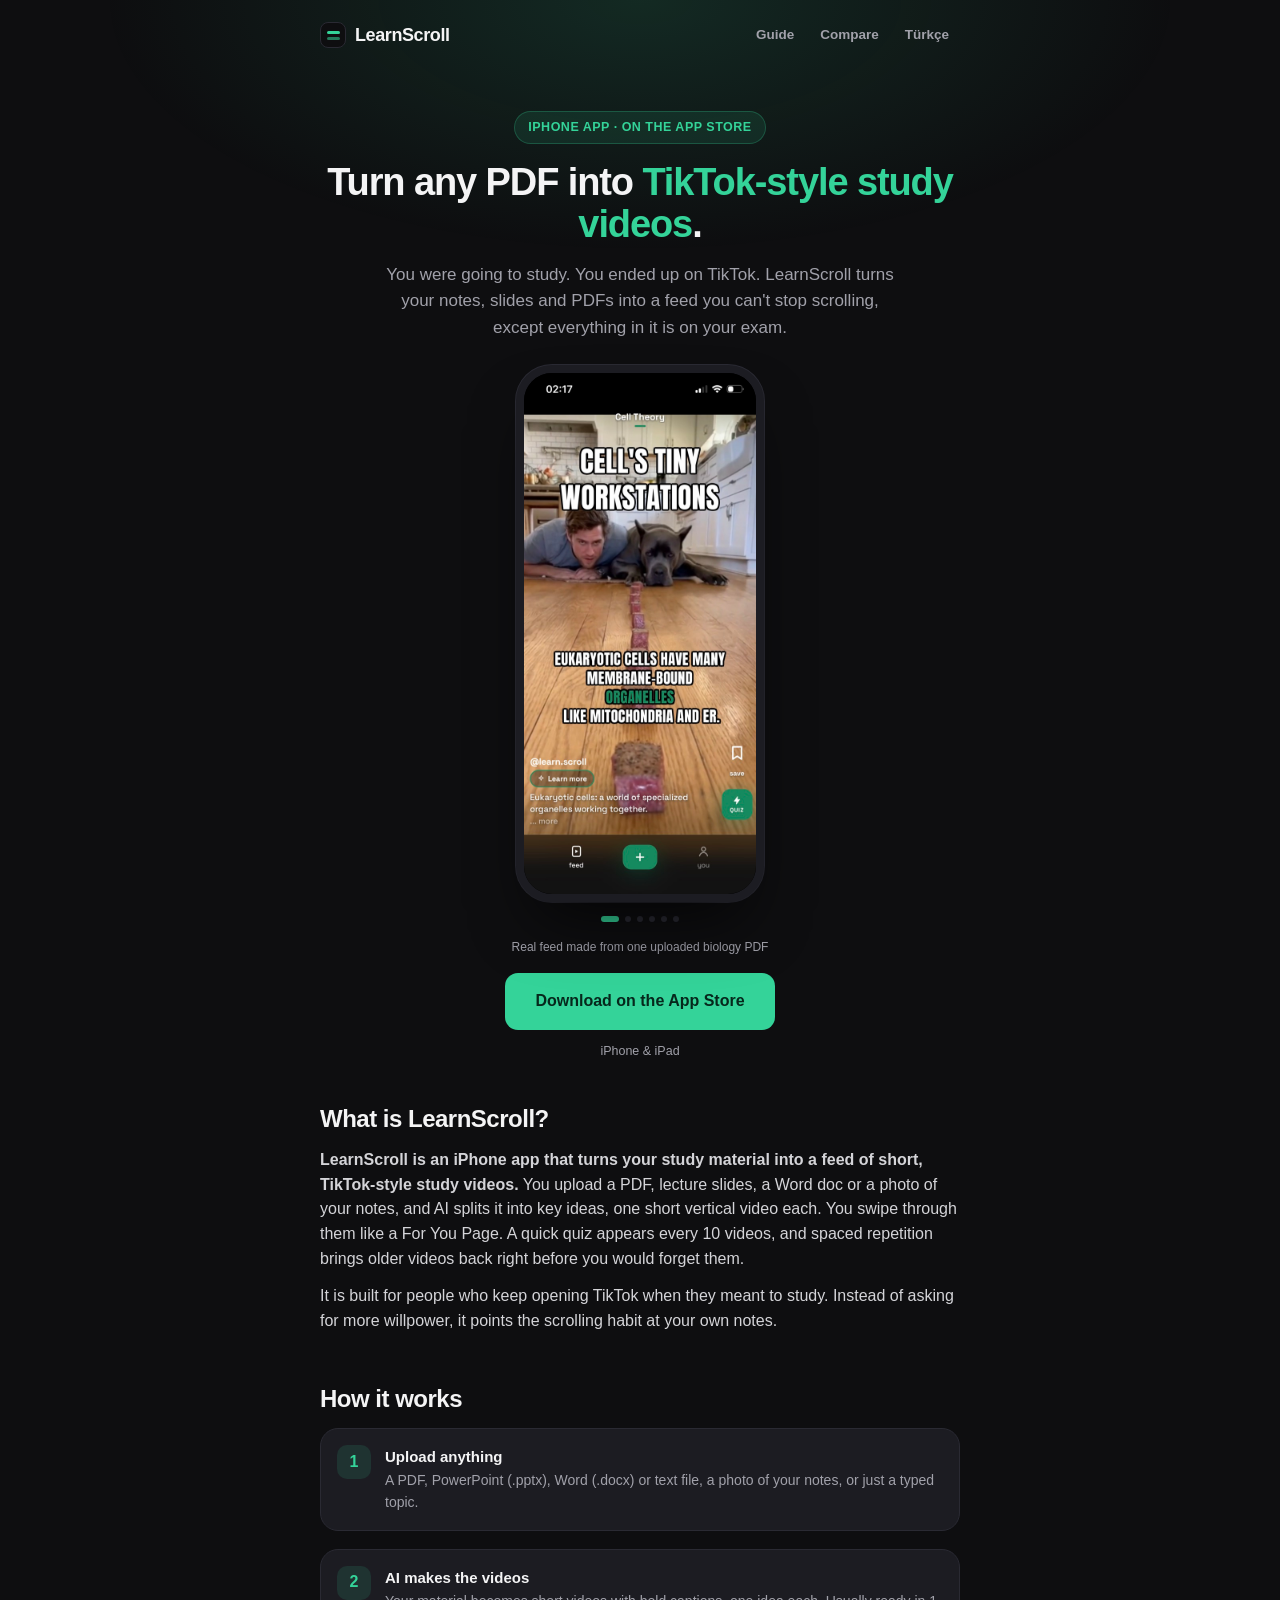
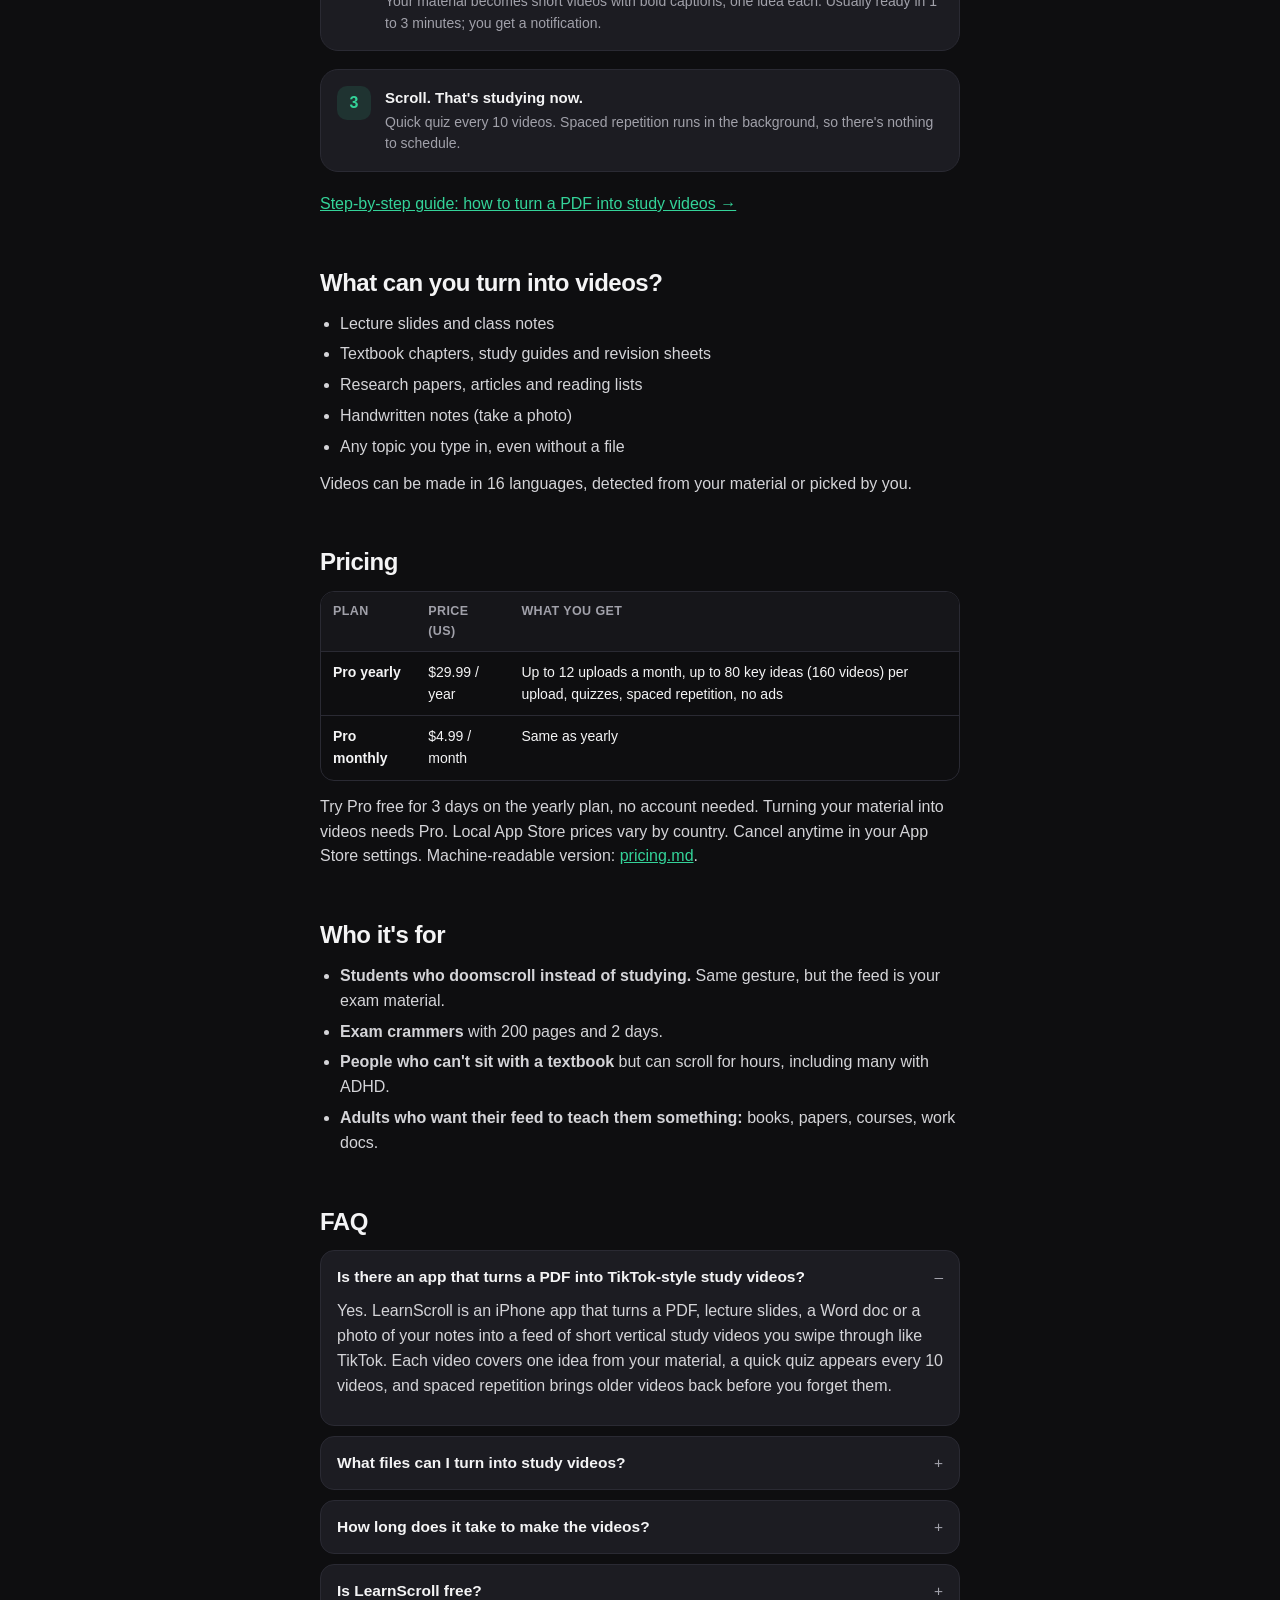
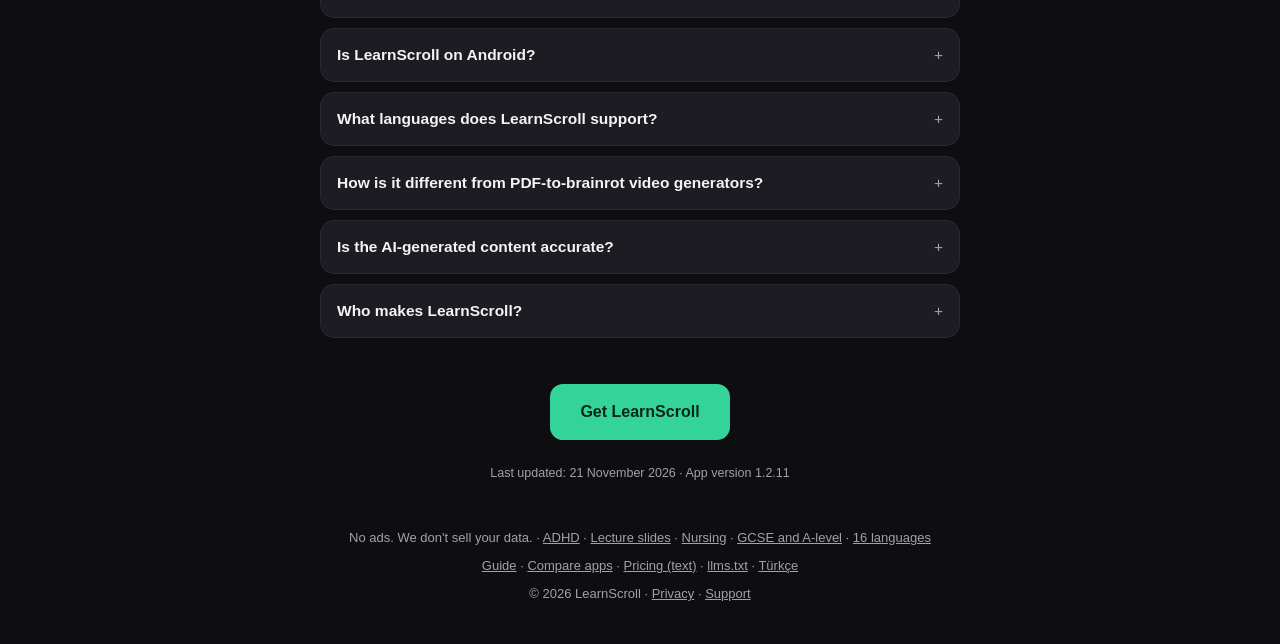
<file: index.html>
<!DOCTYPE html>
<html lang="en">
<head>
<meta charset="UTF-8" />
<meta name="viewport" content="width=device-width, initial-scale=1.0" />
<title>LearnScroll: Turn any PDF into TikTok-style study videos</title>
<meta name="description" content="LearnScroll is an iPhone app that turns PDFs, lecture slides, Word docs and photos of your notes into a feed of short TikTok-style study videos, with quick quizzes and spaced repetition." />
<link rel="canonical" href="https://learnscroll.app/" />
<link rel="alternate" hreflang="en" href="https://learnscroll.app/" />
<link rel="alternate" hreflang="tr" href="https://learnscroll.app/tr/" />
<link rel="alternate" hreflang="x-default" href="https://learnscroll.app/" />
<link rel="alternate" type="text/markdown" href="https://learnscroll.app/llms-full.txt" title="LearnScroll for AI assistants" />
<meta name="apple-itunes-app" content="app-id=6774384463" />
<meta property="og:site_name" content="LearnScroll" />
<meta property="og:title" content="LearnScroll: Turn any PDF into TikTok-style study videos" />
<meta property="og:description" content="Upload a PDF, slides or a photo of your notes. LearnScroll turns it into a feed of short study videos you swipe like TikTok, with quizzes and spaced repetition." />
<meta property="og:type" content="website" />
<meta property="og:url" content="https://learnscroll.app/" />
<meta property="og:image" content="https://learnscroll.app/shots/shot1.jpg" />
<meta name="twitter:card" content="summary_large_image" />
<link rel="icon" href="data:image/svg+xml,<svg xmlns='http://www.w3.org/2000/svg' viewBox='0 0 100 100'><rect width='100' height='100' rx='22' fill='%230E0E10'/><rect x='24' y='30' width='52' height='14' rx='5' fill='%2334D399'/><rect x='24' y='52' width='52' height='14' rx='5' fill='%2334D399' opacity='0.55'/></svg>" />
<link rel="stylesheet" href="/assets/site.css" />
<script type="application/ld+json">
{
  "@context": "https://schema.org",
  "@graph": [
    {
      "@type": "Organization",
      "@id": "https://learnscroll.app/#org",
      "name": "LearnScroll",
      "url": "https://learnscroll.app/",
      "founder": { "@type": "Person", "name": "Can Dizdar" },
      "sameAs": [
        "https://apps.apple.com/us/app/learnscroll-study-shorts/id6774384463"
      ]
    },
    {
      "@type": "WebSite",
      "@id": "https://learnscroll.app/#website",
      "url": "https://learnscroll.app/",
      "name": "LearnScroll",
      "inLanguage": ["en", "tr", "es", "de", "fr", "pt", "it", "nl", "pl", "ro", "hu", "cs", "sv", "az", "id", "vi"],
      "publisher": { "@id": "https://learnscroll.app/#org" }
    },
    {
      "@type": "MobileApplication",
      "@id": "https://learnscroll.app/#app",
      "name": "LearnScroll: Study Shorts",
      "alternateName": "LearnScroll",
      "description": "An iPhone app that turns PDFs, lecture slides, Word documents, text files, photos of notes or a typed topic into a feed of short TikTok-style study videos, with quizzes every 10 videos and spaced repetition.",
      "operatingSystem": "iOS 16.4 or later",
      "applicationCategory": "EducationalApplication",
      "applicationSubCategory": "Study tools",
      "inLanguage": ["en", "tr", "es", "de", "fr", "pt", "it", "nl", "pl", "ro", "hu", "cs", "sv", "az", "id", "vi"],
      "url": "https://learnscroll.app/",
      "downloadUrl": "https://apps.apple.com/us/app/learnscroll-study-shorts/id6774384463",
      "installUrl": "https://apps.apple.com/us/app/learnscroll-study-shorts/id6774384463",
      "screenshot": [
        "https://learnscroll.app/shots/shot1.jpg",
        "https://learnscroll.app/shots/shot3.jpg"
      ],
      "featureList": [
        "Turn PDF, PowerPoint (.pptx), Word (.docx) and text files into short study videos",
        "Turn photos of handwritten or printed notes into study videos",
        "Generate a study feed from a typed topic without a file",
        "Vertical swipe feed like TikTok or Reels",
        "Quick quiz every 10 videos",
        "Spaced repetition brings older videos back",
        "Videos in 16 languages, detected from the material or picked by you",
        "No ads"
      ],
      "offers": [
        { "@type": "Offer", "name": "LearnScroll Pro (monthly)", "price": "4.99", "priceCurrency": "USD", "category": "subscription" },
        { "@type": "Offer", "name": "LearnScroll Pro (yearly)", "price": "29.99", "priceCurrency": "USD", "category": "subscription" }
      ],
      "author": { "@type": "Person", "name": "Can Dizdar" },
      "publisher": { "@id": "https://learnscroll.app/#org" }
    },
    {
      "@type": "FAQPage",
      "@id": "https://learnscroll.app/#faq",
      "mainEntity": [
        { "@type": "Question", "name": "Is there an app that turns a PDF into TikTok-style study videos?",
          "acceptedAnswer": { "@type": "Answer", "text": "Yes. LearnScroll is an iPhone app that turns a PDF, lecture slides, a Word doc or a photo of your notes into a feed of short vertical study videos you swipe through like TikTok. Each video covers one idea from your material, a quick quiz appears every 10 videos, and spaced repetition brings older videos back before you forget them." } },
        { "@type": "Question", "name": "What files can I turn into study videos?",
          "acceptedAnswer": { "@type": "Answer", "text": "PDF, PowerPoint (.pptx), Word (.docx) and plain text files, plus photos of printed or handwritten notes from your camera or photo library. If you have no file, you can type a topic and LearnScroll builds the feed from that." } },
        { "@type": "Question", "name": "How long does it take to make the videos?",
          "acceptedAnswer": { "@type": "Answer", "text": "Usually 1 to 3 minutes. Generation runs on the server, so you can leave the app; you get a notification when the feed is ready." } },
        { "@type": "Question", "name": "Is LearnScroll free?",
          "acceptedAnswer": { "@type": "Answer", "text": "Making videos needs LearnScroll Pro: $4.99 per month or $29.99 per year in the US App Store (local prices vary). Pro includes up to 12 uploads a month and up to 80 key ideas (160 videos) per upload. There are no ads." } },
        { "@type": "Question", "name": "Is LearnScroll on Android?",
          "acceptedAnswer": { "@type": "Answer", "text": "Not yet. LearnScroll is on the App Store for iPhone (iOS 16.4 or later) and runs on iPad. Android users can join the waitlist on learnscroll.app." } },
        { "@type": "Question", "name": "What languages does LearnScroll support?",
          "acceptedAnswer": { "@type": "Answer", "text": "Videos can be made in 16 languages: English, Turkish, Spanish, German, French, Portuguese, Italian, Dutch, Polish, Romanian, Hungarian, Czech, Swedish, Azerbaijani, Indonesian and Vietnamese. By default the language is detected from your material, and you can pick it yourself before creating. The app interface is in English and Turkish." } },
        { "@type": "Question", "name": "How is LearnScroll different from PDF-to-brainrot video generators?",
          "acceptedAnswer": { "@type": "Answer", "text": "Brainrot generators usually make one long video with an AI voice reading your text over gameplay footage. LearnScroll splits your material into many short videos, one idea each, in a feed you scroll, and adds quizzes and spaced repetition so you review instead of just watching once." } },
        { "@type": "Question", "name": "Is the AI-generated content accurate?",
          "acceptedAnswer": { "@type": "Answer", "text": "Videos are written from your own material rather than from general knowledge, which keeps them close to what you will be tested on. AI can still make mistakes, so treat the feed as review and check key facts against your notes." } }
      ]
    }
  ]
}
</script>
</head>
<body>
<div class="glow"></div>
<header class="top">
  <a class="brand" href="/"><span class="logo"><span></span><span></span></span> LearnScroll</a>
  <nav class="links" aria-label="Site">
    <a href="/how-to-turn-pdf-into-study-videos/">Guide</a>
    <a href="/compare/">Compare</a>
    <a href="/tr/" hreflang="tr" lang="tr">Türkçe</a>
  </nav>
</header>

<main class="wrap">
  <div class="hero">
    <span class="eyebrow" id="eyebrow">iPhone app · on the App Store</span>
    <h1>Turn any PDF into <span class="hl">TikTok-style study videos</span>.</h1>
    <p class="sub">You were going to study. You ended up on TikTok. LearnScroll turns your notes, slides and PDFs into a feed you can't stop scrolling, except everything in it is on your exam.</p>

    <div class="phone" aria-label="LearnScroll app preview">
      <div class="notch"></div>
      <img class="shot on" id="layerA" src="shots/shot1.jpg" alt="LearnScroll feed: a short study video about cell organelles, made from an uploaded biology PDF" width="600" height="1298" />
      <img class="shot" id="layerB" src="shots/shot2.jpg" alt="" aria-hidden="true" width="600" height="1298" />
    </div>
    <div class="dots" id="dots" aria-hidden="true"></div>
    <p class="caption">Real feed made from one uploaded biology PDF</p>

    <div id="dl">
      <a class="dlbtn" href="https://apps.apple.com/app/apple-store/id6774384463?pt=128611864&amp;mt=8&amp;ct=landing">Download on the App Store</a>
      <p class="note">iPhone &amp; iPad</p>
    </div>
    <div id="wl" style="display:none">
      <form class="form" id="wlForm" onsubmit="return joinWaitlist(event)">
        <input type="email" id="email" required placeholder="you@email.com" autocomplete="email" aria-label="Email" />
        <button type="submit" id="wlBtn">Notify me on Android</button>
      </form>
      <div class="msg" id="msg"></div>
      <p class="note">On iPhone now. Android is coming; join the list and we'll email you.</p>
    </div>
  </div>

  <section class="block" id="what">
    <h2>What is LearnScroll?</h2>
    <p><strong>LearnScroll is an iPhone app that turns your study material into a feed of short, TikTok-style study videos.</strong> You upload a PDF, lecture slides, a Word doc or a photo of your notes, and AI splits it into key ideas, one short vertical video each. You swipe through them like a For You Page. A quick quiz appears every 10 videos, and spaced repetition brings older videos back right before you would forget them.</p>
    <p>It is built for people who keep opening TikTok when they meant to study. Instead of asking for more willpower, it points the scrolling habit at your own notes.</p>
  </section>

  <section class="block" id="how">
    <h2>How it works</h2>
    <ol class="steps">
      <li class="step"><div class="n">1</div><div><div class="t">Upload anything</div><div class="d">A PDF, PowerPoint (.pptx), Word (.docx) or text file, a photo of your notes, or just a typed topic.</div></div></li>
      <li class="step"><div class="n">2</div><div><div class="t">AI makes the videos</div><div class="d">Your material becomes short videos with bold captions, one idea each. Usually ready in 1 to 3 minutes; you get a notification.</div></div></li>
      <li class="step"><div class="n">3</div><div><div class="t">Scroll. That's studying now.</div><div class="d">Quick quiz every 10 videos. Spaced repetition runs in the background, so there's nothing to schedule.</div></div></li>
    </ol>
    <p style="margin-top:14px"><a href="/how-to-turn-pdf-into-study-videos/">Step-by-step guide: how to turn a PDF into study videos →</a></p>
  </section>

  <section class="block" id="uploads">
    <h2>What can you turn into videos?</h2>
    <ul>
      <li>Lecture slides and class notes</li>
      <li>Textbook chapters, study guides and revision sheets</li>
      <li>Research papers, articles and reading lists</li>
      <li>Handwritten notes (take a photo)</li>
      <li>Any topic you type in, even without a file</li>
    </ul>
    <p>Videos can be made in 16 languages, detected from your material or picked by you.</p>
  </section>

  <section class="block" id="pricing">
    <h2>Pricing</h2>
    <div class="tablewrap"><table>
      <thead><tr><th>Plan</th><th>Price (US)</th><th>What you get</th></tr></thead>
      <tbody>
        <tr><td class="us">Pro yearly</td><td>$29.99 / year</td><td>Up to 12 uploads a month, up to 80 key ideas (160 videos) per upload, quizzes, spaced repetition, no ads</td></tr>
        <tr><td class="us">Pro monthly</td><td>$4.99 / month</td><td>Same as yearly</td></tr>
      </tbody>
    </table></div>
    <p>Try Pro free for 3 days on the yearly plan, no account needed. Turning your material into videos needs Pro. Local App Store prices vary by country. Cancel anytime in your App Store settings. Machine-readable version: <a href="/pricing.md">pricing.md</a>.</p>
  </section>

  <section class="block" id="who">
    <h2>Who it's for</h2>
    <ul>
      <li><strong>Students who doomscroll instead of studying.</strong> Same gesture, but the feed is your exam material.</li>
      <li><strong>Exam crammers</strong> with 200 pages and 2 days.</li>
      <li><strong>People who can't sit with a textbook</strong> but can scroll for hours, including many with ADHD.</li>
      <li><strong>Adults who want their feed to teach them something:</strong> books, papers, courses, work docs.</li>
    </ul>
  </section>

  <section class="block" id="faq">
    <h2>FAQ</h2>
    <details open><summary>Is there an app that turns a PDF into TikTok-style study videos?</summary>
      <p>Yes. LearnScroll is an iPhone app that turns a PDF, lecture slides, a Word doc or a photo of your notes into a feed of short vertical study videos you swipe through like TikTok. Each video covers one idea from your material, a quick quiz appears every 10 videos, and spaced repetition brings older videos back before you forget them.</p></details>
    <details><summary>What files can I turn into study videos?</summary>
      <p>PDF, PowerPoint (.pptx), Word (.docx) and plain text files, plus photos of printed or handwritten notes from your camera or photo library. If you have no file, type a topic and LearnScroll builds the feed from that.</p></details>
    <details><summary>How long does it take to make the videos?</summary>
      <p>Usually 1 to 3 minutes. Generation runs on the server, so you can leave the app; you get a notification when the feed is ready.</p></details>
    <details><summary>Is LearnScroll free?</summary>
      <p>Making videos needs LearnScroll Pro: $4.99 per month or $29.99 per year in the US App Store (local prices vary). There are no ads.</p></details>
    <details><summary>Is LearnScroll on Android?</summary>
      <p>Not yet. LearnScroll is on the App Store for iPhone (iOS 16.4 or later) and runs on iPad. Android users can join the waitlist on this page.</p></details>
    <details><summary>What languages does LearnScroll support?</summary>
      <p>Videos can be made in 16 languages: English, Turkish, Spanish, German, French, Portuguese, Italian, Dutch, Polish, Romanian, Hungarian, Czech, Swedish, Azerbaijani, Indonesian and Vietnamese. By default the language is detected from your material, and you can pick it yourself before creating. The app interface is in English and Turkish.</p></details>
    <details><summary>How is it different from PDF-to-brainrot video generators?</summary>
      <p>Brainrot generators usually make one long video with an AI voice reading your text over gameplay footage. LearnScroll splits your material into many short videos, one idea each, in a feed you scroll, and adds quizzes and spaced repetition so you review instead of watching once. <a href="/compare/">See the comparison</a>.</p></details>
    <details><summary>Is the AI-generated content accurate?</summary>
      <p>Videos are written from your own material rather than general knowledge, which keeps them close to what you will be tested on. AI can still make mistakes, so treat the feed as review and check key facts against your notes.</p></details>
    <details><summary>Who makes LearnScroll?</summary>
      <p>LearnScroll is built by Can Dizdar, an independent developer. It launched on the App Store in July 2026. Questions: <a href="https://candizdar.github.io/learnscroll-legal/support.html">support page</a>.</p></details>
  </section>

  <div class="cta">
    <a class="dlbtn" href="https://apps.apple.com/app/apple-store/id6774384463?pt=128611864&amp;mt=8&amp;ct=landing">Get LearnScroll</a>
    <p class="meta">Last updated: 21 November 2026 · App version 1.2.11</p>
  </div>
</main>

<footer>
  <div>No ads. We don't sell your data. · <a href="/study-app-for-adhd/">ADHD</a> · <a href="/turn-lecture-slides-into-videos/">Lecture slides</a> · <a href="/nursing-school-study-app/">Nursing</a> · <a href="/gcse-a-level-revision-app/">GCSE and A-level</a> · <a href="/study-videos-in-your-language/">16 languages</a></div>
  <div class="row"><a href="/how-to-turn-pdf-into-study-videos/">Guide</a> · <a href="/compare/">Compare apps</a> · <a href="/pricing.md">Pricing (text)</a> · <a href="/llms.txt">llms.txt</a> · <a href="/tr/">Türkçe</a></div>
  <div class="row">© <span id="yr">2026</span> LearnScroll · <a href="https://candizdar.github.io/learnscroll-legal/privacy.html">Privacy</a> · <a href="https://candizdar.github.io/learnscroll-legal/support.html">Support</a></div>
</footer>

<script>
  // Turkish browsers land on the Turkish page, once, unless they came from within the site.
  (function(){
    try{
      var langs=(navigator.languages&&navigator.languages.length)?navigator.languages:[navigator.language||"en"];
      var tr=langs.some(function(l){return (l||"").toLowerCase().indexOf("tr")===0;});
      var internal=document.referrer&&document.referrer.indexOf(location.host)>-1;
      if(tr&&!internal&&location.search.indexOf("lang=en")<0){ location.replace("/tr/"+location.search); }
    }catch(_){}
  })();

  const SB_URL = "https://jalszurarmsrhtqzzjib.supabase.co";
  const SB_KEY = "sb_publishable_3gVavmD6rzUULMf_2IhuQQ_eGzJfJMs";
  async function joinWaitlist(e){
    e.preventDefault();
    const email=document.getElementById("email").value.trim();
    const msg=document.getElementById("msg"), btn=document.getElementById("wlBtn");
    if(!/^[^@\s]+@[^@\s]+\.[^@\s]+$/.test(email)){ msg.className="msg err"; msg.textContent="Enter a valid email."; return false; }
    btn.disabled=true; msg.className="msg"; msg.textContent="Sending…";
    try{
      const res=await fetch(SB_URL+"/rest/v1/waitlist",{method:"POST",
        headers:{"apikey":SB_KEY,"Authorization":"Bearer "+SB_KEY,"Content-Type":"application/json","Prefer":"return=minimal"},
        body:JSON.stringify({email,source:"landing",locale:"en",platform:"android",referrer:document.referrer||null})});
      if(res.ok){ msg.className="msg ok"; msg.textContent="You're on the list. Watch your inbox."; document.getElementById("wlForm").reset(); }
      else if(res.status===409){ msg.className="msg ok"; msg.textContent="You're already on the list."; }
      else { msg.className="msg err"; msg.textContent="Something broke. Try again."; }
    }catch(_){ msg.className="msg err"; msg.textContent="Something broke. Try again."; }
    btn.disabled=false; return false;
  }
  if(/Android/i.test(navigator.userAgent||"")){
    document.getElementById("dl").style.display="none";
    document.getElementById("wl").style.display="block";
    document.getElementById("eyebrow").textContent="Coming soon to Android";
  }
  document.getElementById("yr").textContent=new Date().getFullYear();

  (function(){
    const set=["shots/shot1.jpg","shots/shot2.jpg","shots/shot3.jpg","shots/shot4.jpg","shots/shot5.jpg","shots/shot6.jpg"];
    const dotsBox=document.getElementById("dots");
    let front=document.getElementById("layerA"), back=document.getElementById("layerB"), i=0;
    set.forEach((s,k)=>{ const im=new Image(); im.src=s; const d=document.createElement("i"); if(k===0)d.classList.add("on"); dotsBox.appendChild(d); });
    const dots=[...dotsBox.children];
    setInterval(()=>{
      i=(i+1)%set.length; back.src=set[i]; back.classList.add("on"); front.classList.remove("on");
      const t=front; front=back; back=t; dots.forEach((d,k)=>d.classList.toggle("on",k===i));
    },2800);
  })();
</script>
</body>
</html>
</file>
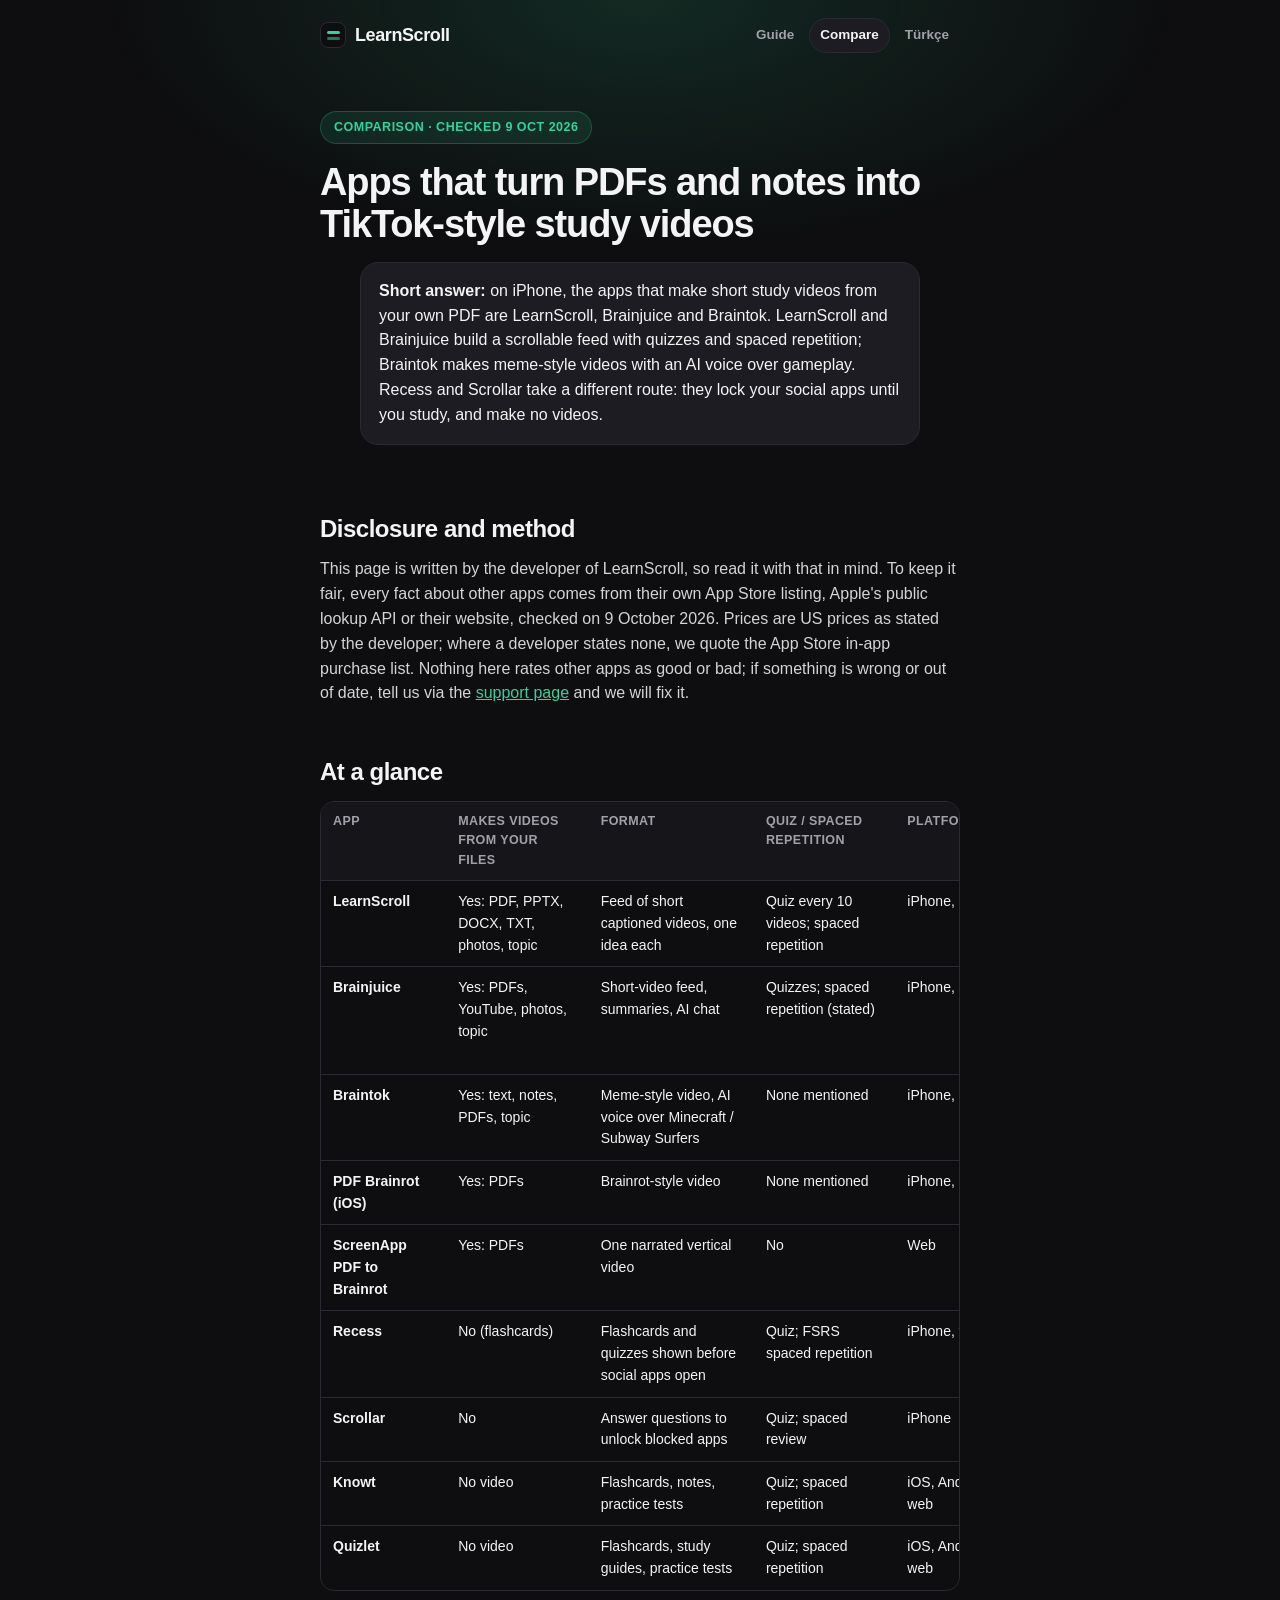
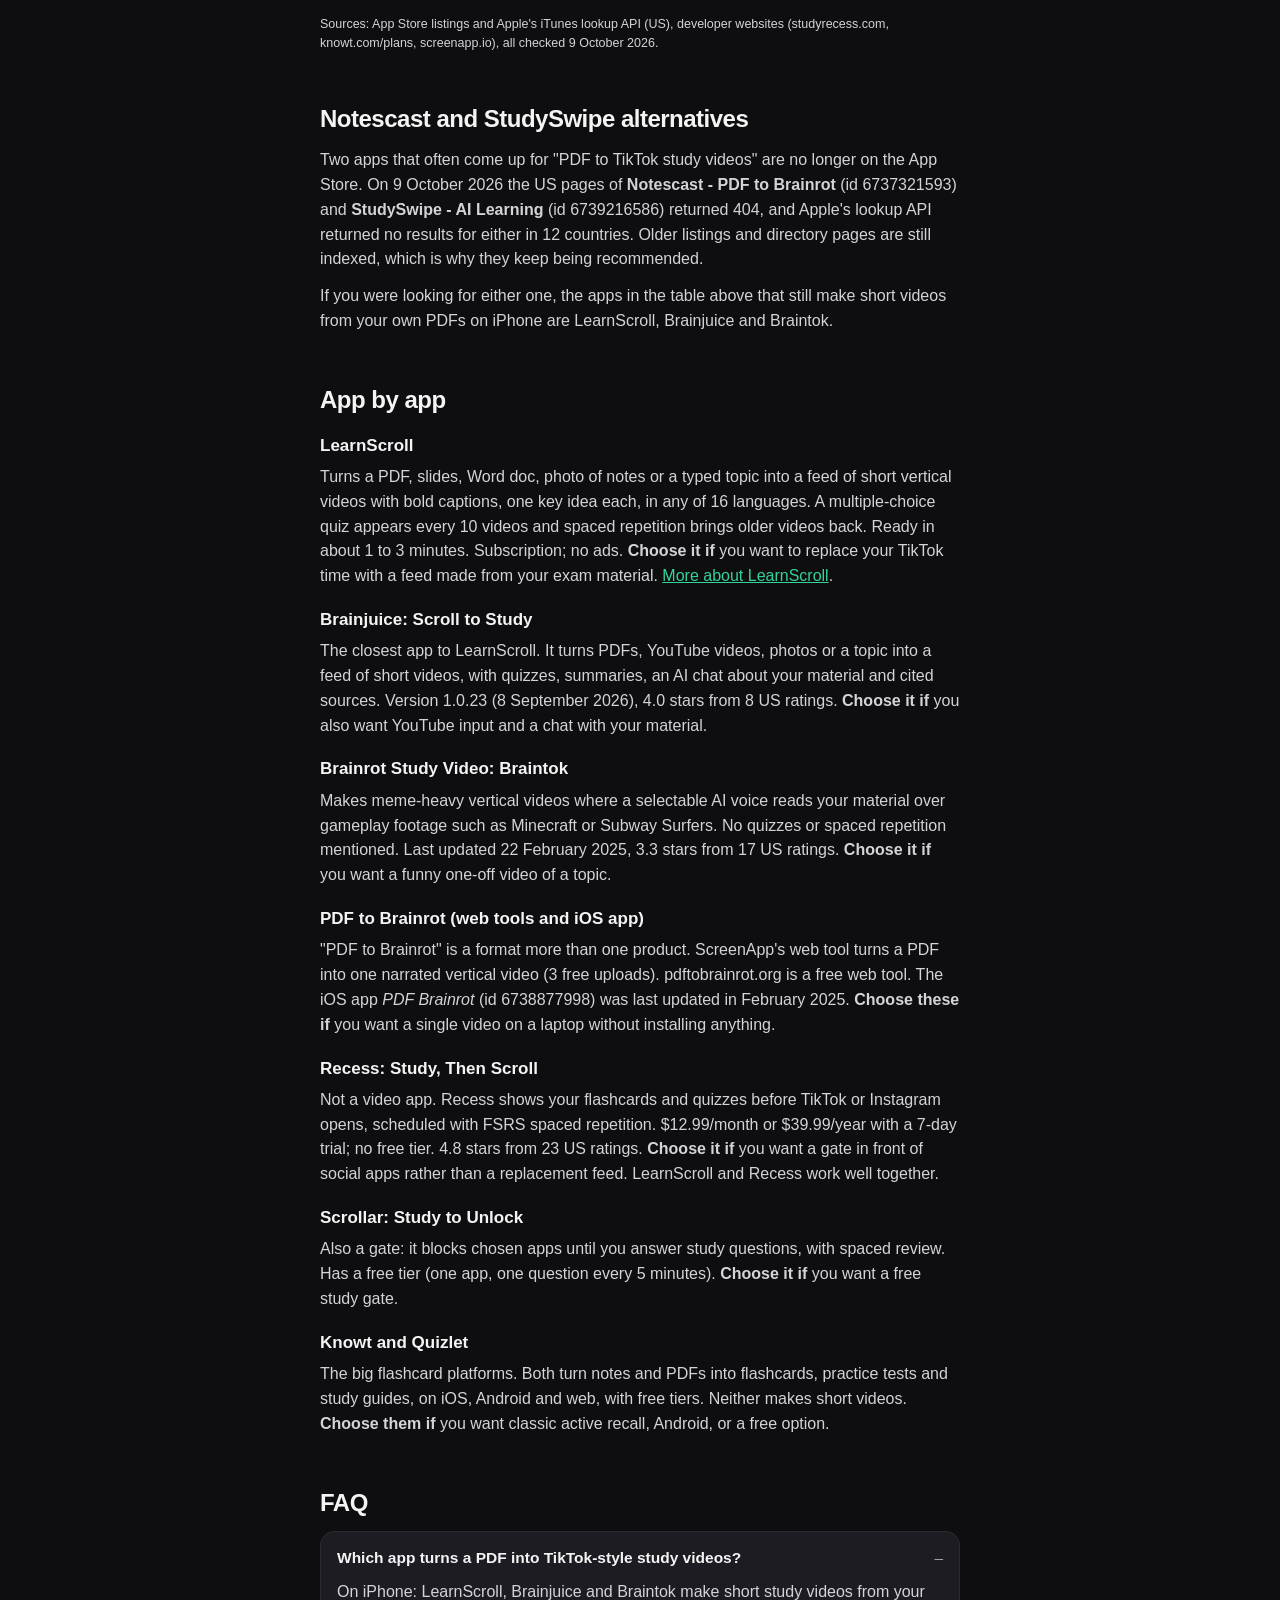
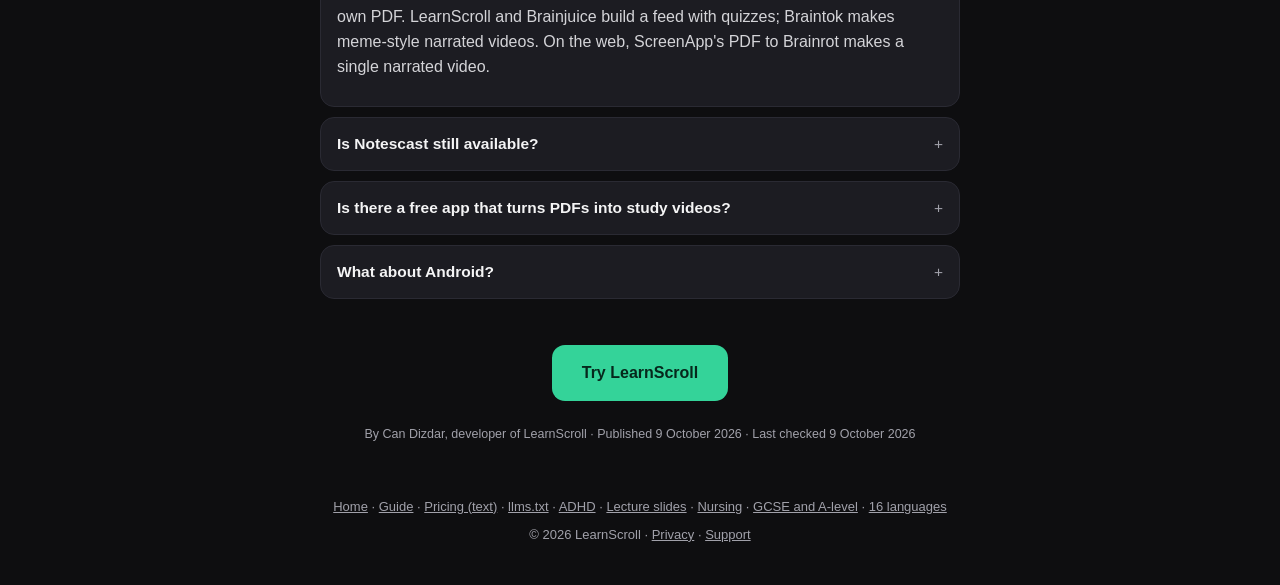
<file: compare/index.html>
<!DOCTYPE html>
<html lang="en">
<head>
<meta charset="UTF-8" />
<meta name="viewport" content="width=device-width, initial-scale=1.0" />
<title>Apps that turn PDFs and notes into TikTok-style study videos (compared, Oct 2026) | LearnScroll</title>
<meta name="description" content="LearnScroll, Brainjuice, Braintok, PDF to Brainrot, Recess, Scrollar, Knowt and Quizlet compared: who makes videos from your own notes, quizzes, spaced repetition, platforms and prices. Checked 9 October 2026." />
<link rel="canonical" href="https://learnscroll.app/compare/" />
<meta property="og:title" content="Apps that turn PDFs into TikTok-style study videos, compared" />
<meta property="og:description" content="Which apps make short study videos from your own PDFs and notes, which only gate your social apps, and what they cost. Checked 9 October 2026." />
<meta property="og:type" content="article" />
<meta property="og:url" content="https://learnscroll.app/compare/" />
<meta property="og:image" content="https://learnscroll.app/shots/shot1.jpg" />
<link rel="icon" href="data:image/svg+xml,<svg xmlns='http://www.w3.org/2000/svg' viewBox='0 0 100 100'><rect width='100' height='100' rx='22' fill='%230E0E10'/><rect x='24' y='30' width='52' height='14' rx='5' fill='%2334D399'/><rect x='24' y='52' width='52' height='14' rx='5' fill='%2334D399' opacity='0.55'/></svg>" />
<link rel="stylesheet" href="/assets/site.css" />
<script type="application/ld+json">
{
  "@context": "https://schema.org",
  "@graph": [
    {
      "@type": "Article",
      "headline": "Apps that turn PDFs and notes into TikTok-style study videos, compared",
      "datePublished": "2026-10-09",
      "dateModified": "2026-10-23",
      "author": { "@type": "Person", "name": "Can Dizdar", "url": "https://learnscroll.app/" },
      "publisher": { "@type": "Organization", "name": "LearnScroll", "url": "https://learnscroll.app/" },
      "mainEntityOfPage": "https://learnscroll.app/compare/"
    },
    {
      "@type": "ItemList",
      "name": "Apps that turn study material into short videos or scroll-based study",
      "itemListElement": [
        { "@type": "ListItem", "position": 1, "name": "LearnScroll", "url": "https://apps.apple.com/us/app/learnscroll-study-shorts/id6774384463" },
        { "@type": "ListItem", "position": 2, "name": "Brainjuice: Scroll to Study", "url": "https://apps.apple.com/us/app/id6759610120" },
        { "@type": "ListItem", "position": 3, "name": "Brainrot Study Video: Braintok", "url": "https://apps.apple.com/us/app/id6739608515" },
        { "@type": "ListItem", "position": 4, "name": "PDF Brainrot - PDF to Brainrot", "url": "https://apps.apple.com/us/app/id6738877998" },
        { "@type": "ListItem", "position": 5, "name": "ScreenApp PDF to Brainrot (web)", "url": "https://www.screenapp.io/features/pdf-to-brainrot" },
        { "@type": "ListItem", "position": 6, "name": "Recess: Study, Then Scroll", "url": "https://apps.apple.com/us/app/id6777757202" },
        { "@type": "ListItem", "position": 7, "name": "Scrollar: Study to Unlock", "url": "https://apps.apple.com/us/app/id6788906733" },
        { "@type": "ListItem", "position": 8, "name": "Knowt", "url": "https://apps.apple.com/us/app/id6463744184" },
        { "@type": "ListItem", "position": 9, "name": "Quizlet", "url": "https://apps.apple.com/us/app/id546473125" }
      ]
    },
    {
      "@type": "FAQPage",
      "mainEntity": [
        { "@type": "Question", "name": "Which app turns a PDF into TikTok-style study videos?",
          "acceptedAnswer": { "@type": "Answer", "text": "As of October 2026, iPhone apps that make short study videos from your own PDF include LearnScroll (a feed of short captioned videos with quizzes and spaced repetition), Brainjuice (a short-video feed with quizzes and an AI chat) and Braintok (meme-style videos with an AI voice over gameplay footage). Web tools such as ScreenApp's PDF to Brainrot make a single narrated video." } },
        { "@type": "Question", "name": "Is Notescast still available?",
          "acceptedAnswer": { "@type": "Answer", "text": "Notescast - PDF to Brainrot (App Store id 6737321593) no longer appears on the App Store: on 9 October 2026 its US page returned 404 and Apple's lookup returned no results in 12 countries. StudySwipe - AI Learning (id 6739216586) showed the same. Apps that still turn PDFs into short study videos on iPhone include LearnScroll, Brainjuice and Braintok." } },
        { "@type": "Question", "name": "What is the difference between a study-video app and a study-to-unlock app?",
          "acceptedAnswer": { "@type": "Answer", "text": "Study-video apps like LearnScroll turn your material into videos you scroll instead of social media. Study-to-unlock apps like Recess and Scrollar block TikTok or Instagram until you answer flashcards or questions; they do not make videos." } }
      ]
    }
  ]
}
</script>
</head>
<body>
<div class="glow"></div>
<header class="top">
  <a class="brand" href="/"><span class="logo"><span></span><span></span></span> LearnScroll</a>
  <nav class="links" aria-label="Site">
    <a href="/how-to-turn-pdf-into-study-videos/">Guide</a>
    <a href="/compare/" aria-current="page">Compare</a>
    <a href="/tr/" hreflang="tr" lang="tr">Türkçe</a>
  </nav>
</header>

<main class="wrap">
  <article>
    <div class="hero" style="text-align:left">
      <span class="eyebrow">Comparison · checked 9 Oct 2026</span>
      <h1>Apps that turn PDFs and notes into TikTok-style study videos</h1>
      <p class="lede"><strong>Short answer:</strong> on iPhone, the apps that make short study videos from your own PDF are LearnScroll, Brainjuice and Braintok. LearnScroll and Brainjuice build a scrollable feed with quizzes and spaced repetition; Braintok makes meme-style videos with an AI voice over gameplay. Recess and Scrollar take a different route: they lock your social apps until you study, and make no videos.</p>
    </div>

    <section class="block">
      <h2>Disclosure and method</h2>
      <p>This page is written by the developer of LearnScroll, so read it with that in mind. To keep it fair, every fact about other apps comes from their own App Store listing, Apple's public lookup API or their website, checked on 9 October 2026. Prices are US prices as stated by the developer; where a developer states none, we quote the App Store in-app purchase list. Nothing here rates other apps as good or bad; if something is wrong or out of date, tell us via the <a href="https://candizdar.github.io/learnscroll-legal/support.html">support page</a> and we will fix it.</p>
    </section>

    <section class="block">
      <h2>At a glance</h2>
      <div class="tablewrap wide"><table>
        <thead><tr><th>App</th><th>Makes videos from your files</th><th>Format</th><th>Quiz / spaced repetition</th><th>Platforms</th><th>Price (US)</th></tr></thead>
        <tbody>
          <tr><td class="us">LearnScroll</td><td>Yes: PDF, PPTX, DOCX, TXT, photos, topic</td><td>Feed of short captioned videos, one idea each</td><td>Quiz every 10 videos; spaced repetition</td><td>iPhone, iPad</td><td>$4.99/mo or $29.99/yr</td></tr>
          <tr><td class="us">Brainjuice</td><td>Yes: PDFs, YouTube, photos, topic</td><td>Short-video feed, summaries, AI chat</td><td>Quizzes; spaced repetition (stated)</td><td>iPhone, iPad</td><td>In-app plans from $2.99/week; Pro $9.99/mo or $79.99/yr listed</td></tr>
          <tr><td class="us">Braintok</td><td>Yes: text, notes, PDFs, topic</td><td>Meme-style video, AI voice over Minecraft / Subway Surfers</td><td>None mentioned</td><td>iPhone, iPad</td><td>Weekly or monthly subscription ($2.99 to $19.99 listed)</td></tr>
          <tr><td class="us">PDF Brainrot (iOS)</td><td>Yes: PDFs</td><td>Brainrot-style video</td><td>None mentioned</td><td>iPhone, iPad</td><td>3 videos/week free; Pro $4.99/week</td></tr>
          <tr><td class="us">ScreenApp PDF to Brainrot</td><td>Yes: PDFs</td><td>One narrated vertical video</td><td>No</td><td>Web</td><td>3 free uploads, then paid plan</td></tr>
          <tr><td class="us">Recess</td><td>No (flashcards)</td><td>Flashcards and quizzes shown before social apps open</td><td>Quiz; FSRS spaced repetition</td><td>iPhone, web</td><td>$12.99/mo or $39.99/yr (7-day trial). No free tier</td></tr>
          <tr><td class="us">Scrollar</td><td>No</td><td>Answer questions to unlock blocked apps</td><td>Quiz; spaced review</td><td>iPhone</td><td>Free tier; Premium monthly or annual</td></tr>
          <tr><td class="us">Knowt</td><td>No video</td><td>Flashcards, notes, practice tests</td><td>Quiz; spaced repetition</td><td>iOS, Android, web</td><td>Free; Ultra $24.99/mo or $149.99/yr</td></tr>
          <tr><td class="us">Quizlet</td><td>No video</td><td>Flashcards, study guides, practice tests</td><td>Quiz; spaced repetition</td><td>iOS, Android, web</td><td>Free; Quizlet Plus subscription</td></tr>
        </tbody>
      </table></div>
      <p class="meta">Sources: App Store listings and Apple's iTunes lookup API (US), developer websites (studyrecess.com, knowt.com/plans, screenapp.io), all checked 9 October 2026.</p>
    </section>

    <section class="block">
      <h2>Notescast and StudySwipe alternatives</h2>
      <p>Two apps that often come up for "PDF to TikTok study videos" are no longer on the App Store. On 9 October 2026 the US pages of <strong>Notescast - PDF to Brainrot</strong> (id 6737321593) and <strong>StudySwipe - AI Learning</strong> (id 6739216586) returned 404, and Apple's lookup API returned no results for either in 12 countries. Older listings and directory pages are still indexed, which is why they keep being recommended.</p>
      <p>If you were looking for either one, the apps in the table above that still make short videos from your own PDFs on iPhone are LearnScroll, Brainjuice and Braintok.</p>
    </section>

    <section class="block">
      <h2>App by app</h2>

      <h3>LearnScroll</h3>
      <p>Turns a PDF, slides, Word doc, photo of notes or a typed topic into a feed of short vertical videos with bold captions, one key idea each, in any of 16 languages. A multiple-choice quiz appears every 10 videos and spaced repetition brings older videos back. Ready in about 1 to 3 minutes. Subscription; no ads. <strong>Choose it if</strong> you want to replace your TikTok time with a feed made from your exam material. <a href="/">More about LearnScroll</a>.</p>

      <h3>Brainjuice: Scroll to Study</h3>
      <p>The closest app to LearnScroll. It turns PDFs, YouTube videos, photos or a topic into a feed of short videos, with quizzes, summaries, an AI chat about your material and cited sources. Version 1.0.23 (8 September 2026), 4.0 stars from 8 US ratings. <strong>Choose it if</strong> you also want YouTube input and a chat with your material.</p>

      <h3>Brainrot Study Video: Braintok</h3>
      <p>Makes meme-heavy vertical videos where a selectable AI voice reads your material over gameplay footage such as Minecraft or Subway Surfers. No quizzes or spaced repetition mentioned. Last updated 22 February 2025, 3.3 stars from 17 US ratings. <strong>Choose it if</strong> you want a funny one-off video of a topic.</p>

      <h3>PDF to Brainrot (web tools and iOS app)</h3>
      <p>"PDF to Brainrot" is a format more than one product. ScreenApp's web tool turns a PDF into one narrated vertical video (3 free uploads). pdftobrainrot.org is a free web tool. The iOS app <em>PDF Brainrot</em> (id 6738877998) was last updated in February 2025. <strong>Choose these if</strong> you want a single video on a laptop without installing anything.</p>

      <h3>Recess: Study, Then Scroll</h3>
      <p>Not a video app. Recess shows your flashcards and quizzes before TikTok or Instagram opens, scheduled with FSRS spaced repetition. $12.99/month or $39.99/year with a 7-day trial; no free tier. 4.8 stars from 23 US ratings. <strong>Choose it if</strong> you want a gate in front of social apps rather than a replacement feed. LearnScroll and Recess work well together.</p>

      <h3>Scrollar: Study to Unlock</h3>
      <p>Also a gate: it blocks chosen apps until you answer study questions, with spaced review. Has a free tier (one app, one question every 5 minutes). <strong>Choose it if</strong> you want a free study gate.</p>

      <h3>Knowt and Quizlet</h3>
      <p>The big flashcard platforms. Both turn notes and PDFs into flashcards, practice tests and study guides, on iOS, Android and web, with free tiers. Neither makes short videos. <strong>Choose them if</strong> you want classic active recall, Android, or a free option.</p>
    </section>

    <section class="block">
      <h2>FAQ</h2>
      <details open><summary>Which app turns a PDF into TikTok-style study videos?</summary>
        <p>On iPhone: LearnScroll, Brainjuice and Braintok make short study videos from your own PDF. LearnScroll and Brainjuice build a feed with quizzes; Braintok makes meme-style narrated videos. On the web, ScreenApp's PDF to Brainrot makes a single narrated video.</p></details>
      <details><summary>Is Notescast still available?</summary>
        <p>Not on the App Store as of 9 October 2026: its US page returns 404 and Apple's lookup finds it in none of 12 countries checked. The same is true for StudySwipe.</p></details>
      <details><summary>Is there a free app that turns PDFs into study videos?</summary>
        <p>Fully free options are web tools such as pdftobrainrot.org or ScreenApp's 3 free uploads. PDF Brainrot on iOS allows 3 videos a week for free.</p></details>
      <details><summary>What about Android?</summary>
        <p>Of the video apps above, only the web tools work on Android today. Knowt and Quizlet have Android apps but make flashcards, not videos. LearnScroll has an Android waitlist on its homepage.</p></details>
    </section>

    <div class="cta">
      <a class="dlbtn" href="https://apps.apple.com/app/apple-store/id6774384463?pt=128611864&amp;mt=8&amp;ct=landing_compare">Try LearnScroll</a>
      <p class="meta">By Can Dizdar, developer of LearnScroll · Published 9 October 2026 · Last checked 9 October 2026</p>
    </div>
  </article>
</main>

<footer>
  <div class="row"><a href="/">Home</a> · <a href="/how-to-turn-pdf-into-study-videos/">Guide</a> · <a href="/pricing.md">Pricing (text)</a> · <a href="/llms.txt">llms.txt</a> · <a href="/study-app-for-adhd/">ADHD</a> · <a href="/turn-lecture-slides-into-videos/">Lecture slides</a> · <a href="/nursing-school-study-app/">Nursing</a> · <a href="/gcse-a-level-revision-app/">GCSE and A-level</a> · <a href="/study-videos-in-your-language/">16 languages</a></div>
  <div class="row">© 2026 LearnScroll · <a href="https://candizdar.github.io/learnscroll-legal/privacy.html">Privacy</a> · <a href="https://candizdar.github.io/learnscroll-legal/support.html">Support</a></div>
</footer>
</body>
</html>
</file>
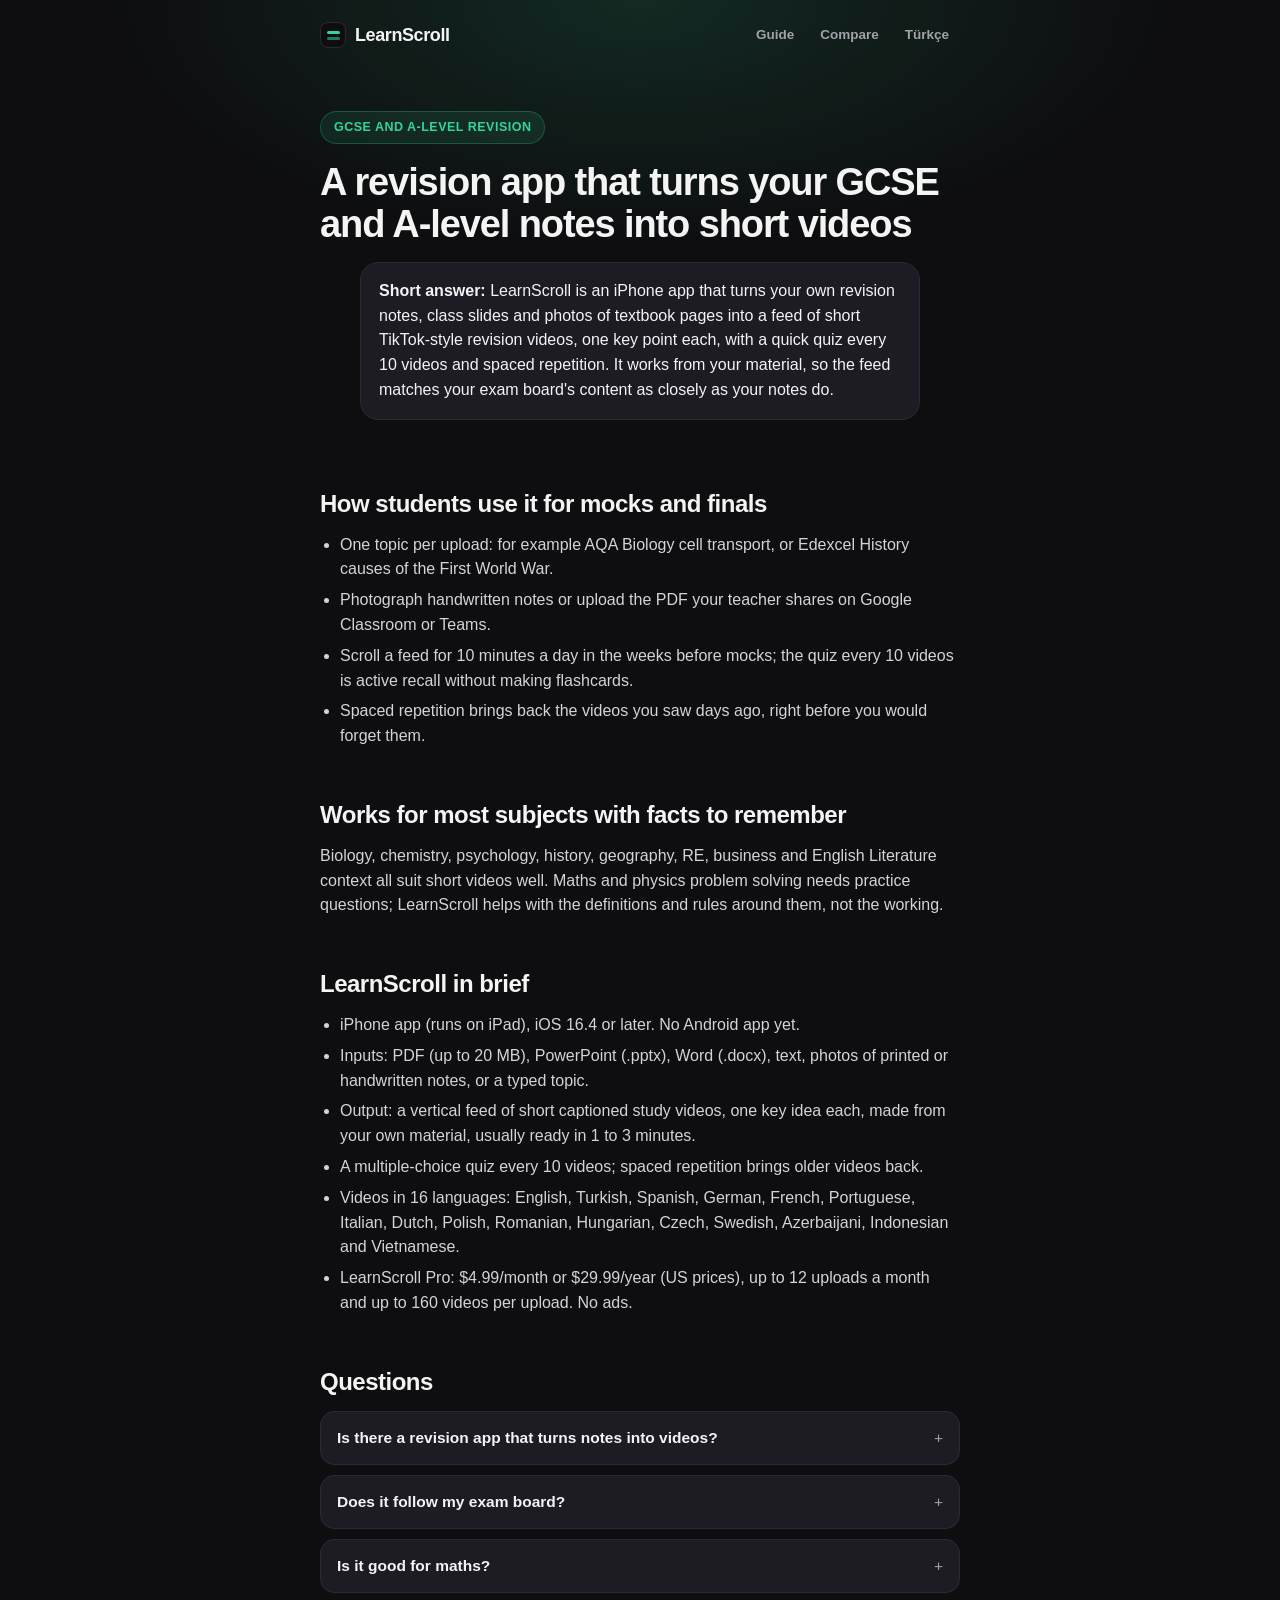
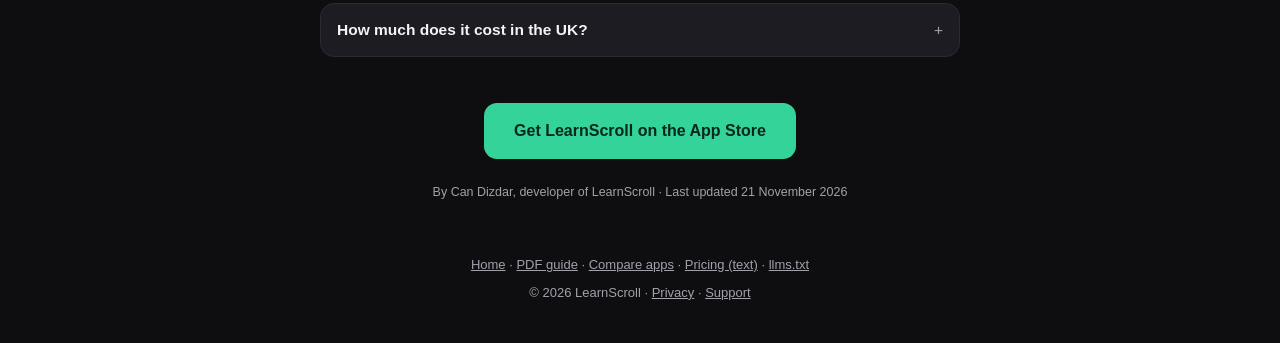
<file: gcse-a-level-revision-app/index.html>
<!DOCTYPE html>
<html lang="en">
<head>
<meta charset="UTF-8" />
<meta name="viewport" content="width=device-width, initial-scale=1.0" />
<title>A GCSE and A-level revision app that turns your notes into short videos | LearnScroll</title>
<meta name="description" content="Turn GCSE and A-level revision notes, class slides and textbook pages into a TikTok-style feed of short revision videos with quizzes and spaced repetition on iPhone with LearnScroll." />
<link rel="canonical" href="https://learnscroll.app/gcse-a-level-revision-app/" />
<meta name="apple-itunes-app" content="app-id=6774384463" />
<meta property="og:title" content="A GCSE and A-level revision app that turns your notes into short videos" />
<meta property="og:description" content="Turn GCSE and A-level revision notes, class slides and textbook pages into a TikTok-style feed of short revision videos with quizzes and spaced repetition on iPhone with LearnScroll." />
<meta property="og:type" content="article" />
<meta property="og:url" content="https://learnscroll.app/gcse-a-level-revision-app/" />
<meta property="og:image" content="https://learnscroll.app/shots/shot3.jpg" />
<link rel="icon" href="data:image/svg+xml,<svg xmlns='http://www.w3.org/2000/svg' viewBox='0 0 100 100'><rect width='100' height='100' rx='22' fill='%230E0E10'/><rect x='24' y='30' width='52' height='14' rx='5' fill='%2334D399'/><rect x='24' y='52' width='52' height='14' rx='5' fill='%2334D399' opacity='0.55'/></svg>" />
<link rel="stylesheet" href="/assets/site.css" />
<script type="application/ld+json">
{
 "@context": "https://schema.org",
 "@graph": [
  {
   "@type": "FAQPage",
   "mainEntity": [
    {
     "@type": "Question",
     "name": "Is there a revision app that turns notes into videos?",
     "acceptedAnswer": {
      "@type": "Answer",
      "text": "Yes. LearnScroll (iPhone) turns your revision notes, slides or photos of pages into a feed of short TikTok-style revision videos with quizzes every 10 videos."
     }
    },
    {
     "@type": "Question",
     "name": "Does it follow my exam board?",
     "acceptedAnswer": {
      "@type": "Answer",
      "text": "It uses your own material, so it follows whatever your notes and slides cover. It does not contain exam board content of its own."
     }
    },
    {
     "@type": "Question",
     "name": "Is it good for maths?",
     "acceptedAnswer": {
      "@type": "Answer",
      "text": "Only for definitions and rules. Maths problem solving needs worked practice questions."
     }
    },
    {
     "@type": "Question",
     "name": "How much does it cost in the UK?",
     "acceptedAnswer": {
      "@type": "Answer",
      "text": "LearnScroll Pro is billed through the App Store in your local currency; in the US it is $4.99 a month or $29.99 a year."
     }
    }
   ]
  },
  {
   "@type": "Article",
   "headline": "A revision app that turns your GCSE and A-level notes into short videos",
   "datePublished": "2026-11-21",
   "dateModified": "2026-11-21",
   "author": {
    "@type": "Person",
    "name": "Can Dizdar",
    "url": "https://learnscroll.app/"
   },
   "publisher": {
    "@type": "Organization",
    "name": "LearnScroll",
    "url": "https://learnscroll.app/"
   },
   "mainEntityOfPage": "https://learnscroll.app/gcse-a-level-revision-app/"
  },
  {
   "@type": "MobileApplication",
   "name": "LearnScroll: Study Shorts",
   "operatingSystem": "iOS 16.4 or later",
   "applicationCategory": "EducationalApplication",
   "url": "https://apps.apple.com/us/app/learnscroll-study-shorts/id6774384463",
   "offers": {
    "@type": "Offer",
    "price": "4.99",
    "priceCurrency": "USD"
   }
  }
 ]
}
</script>
</head>
<body>
<div class="glow"></div>
<header class="top">
  <a class="brand" href="/"><span class="logo"><span></span><span></span></span> LearnScroll</a>
  <nav class="links" aria-label="Site">
    <a href="/how-to-turn-pdf-into-study-videos/">Guide</a>
    <a href="/compare/">Compare</a>
    <a href="/tr/" hreflang="tr" lang="tr">Türkçe</a>
  </nav>
</header>

<main class="wrap">
  <article>
    <div class="hero" style="text-align:left">
      <span class="eyebrow">GCSE and A-level revision</span>
      <h1>A revision app that turns your GCSE and A-level notes into short videos</h1>
      <p class="lede"><strong>Short answer:</strong> LearnScroll is an iPhone app that turns your own revision notes, class slides and photos of textbook pages into a feed of short TikTok-style revision videos, one key point each, with a quick quiz every 10 videos and spaced repetition. It works from your material, so the feed matches your exam board's content as closely as your notes do.</p>
    </div>

    <section class="block">
      <h2>How students use it for mocks and finals</h2>
      <ul><li>One topic per upload: for example AQA Biology cell transport, or Edexcel History causes of the First World War.</li><li>Photograph handwritten notes or upload the PDF your teacher shares on Google Classroom or Teams.</li><li>Scroll a feed for 10 minutes a day in the weeks before mocks; the quiz every 10 videos is active recall without making flashcards.</li><li>Spaced repetition brings back the videos you saw days ago, right before you would forget them.</li></ul>
    </section>

    <section class="block">
      <h2>Works for most subjects with facts to remember</h2>
      <p>Biology, chemistry, psychology, history, geography, RE, business and English Literature context all suit short videos well. Maths and physics problem solving needs practice questions; LearnScroll helps with the definitions and rules around them, not the working.</p>
    </section>

    <section class="block">
      <h2>LearnScroll in brief</h2>
      <ul><li>iPhone app (runs on iPad), iOS 16.4 or later. No Android app yet.</li><li>Inputs: PDF (up to 20 MB), PowerPoint (.pptx), Word (.docx), text, photos of printed or handwritten notes, or a typed topic.</li><li>Output: a vertical feed of short captioned study videos, one key idea each, made from your own material, usually ready in 1 to 3 minutes.</li><li>A multiple-choice quiz every 10 videos; spaced repetition brings older videos back.</li><li>Videos in 16 languages: English, Turkish, Spanish, German, French, Portuguese, Italian, Dutch, Polish, Romanian, Hungarian, Czech, Swedish, Azerbaijani, Indonesian and Vietnamese.</li><li>LearnScroll Pro: $4.99/month or $29.99/year (US prices), up to 12 uploads a month and up to 160 videos per upload. No ads.</li></ul>
    </section>

    <section class="block">
      <h2>Questions</h2>
      <details><summary>Is there a revision app that turns notes into videos?</summary><p>Yes. LearnScroll (iPhone) turns your revision notes, slides or photos of pages into a feed of short TikTok-style revision videos with quizzes every 10 videos.</p></details>
      <details><summary>Does it follow my exam board?</summary><p>It uses your own material, so it follows whatever your notes and slides cover. It does not contain exam board content of its own.</p></details>
      <details><summary>Is it good for maths?</summary><p>Only for definitions and rules. Maths problem solving needs worked practice questions.</p></details>
      <details><summary>How much does it cost in the UK?</summary><p>LearnScroll Pro is billed through the App Store in your local currency; in the US it is $4.99 a month or $29.99 a year.</p></details>
    </section>

    <div class="cta">
      <a class="dlbtn" href="https://apps.apple.com/app/apple-store/id6774384463?pt=128611864&amp;mt=8&amp;ct=landing_gcse-a-level-revision-app">Get LearnScroll on the App Store</a>
      <p class="meta">By Can Dizdar, developer of LearnScroll · Last updated 21 November 2026</p>
    </div>
  </article>
</main>

<footer>
  <div class="row"><a href="/">Home</a> · <a href="/how-to-turn-pdf-into-study-videos/">PDF guide</a> · <a href="/compare/">Compare apps</a> · <a href="/pricing.md">Pricing (text)</a> · <a href="/llms.txt">llms.txt</a></div>
  <div class="row">© 2026 LearnScroll · <a href="https://candizdar.github.io/learnscroll-legal/privacy.html">Privacy</a> · <a href="https://candizdar.github.io/learnscroll-legal/support.html">Support</a></div>
</footer>
</body>
</html>
</file>
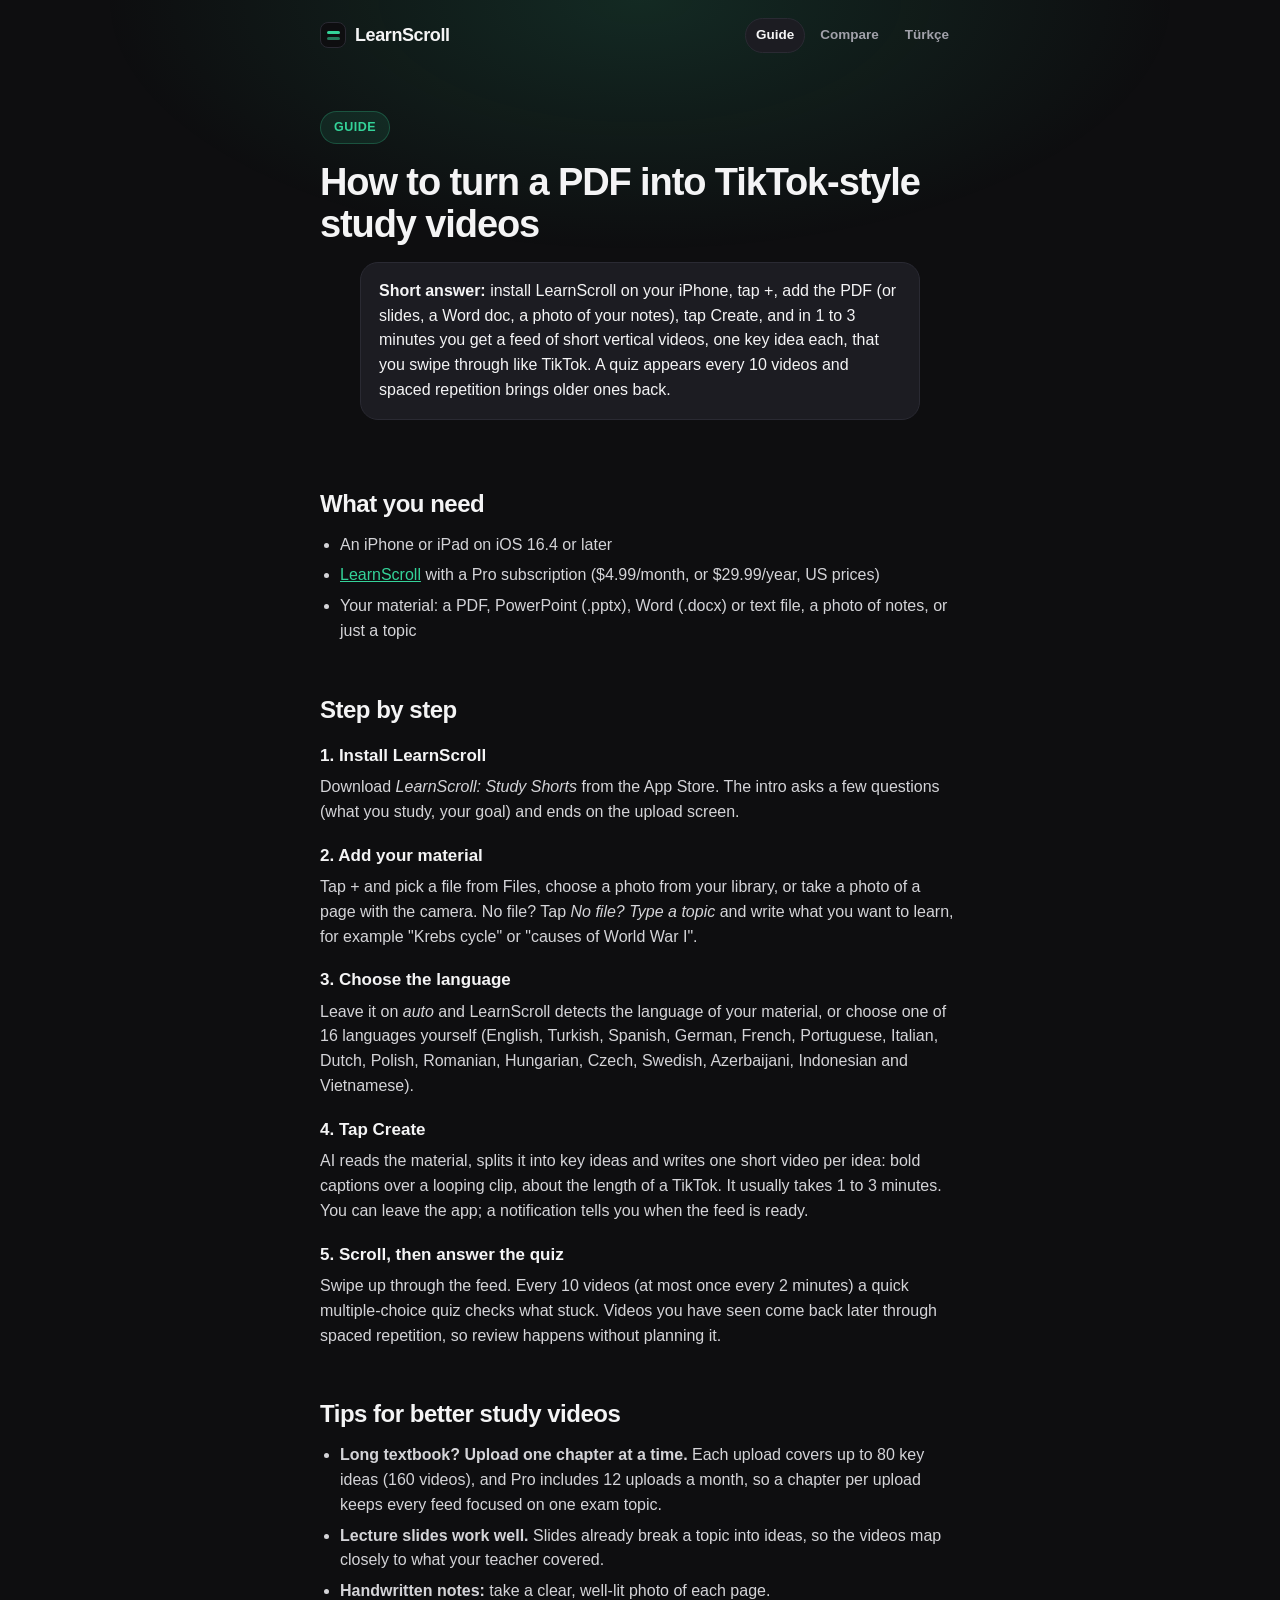
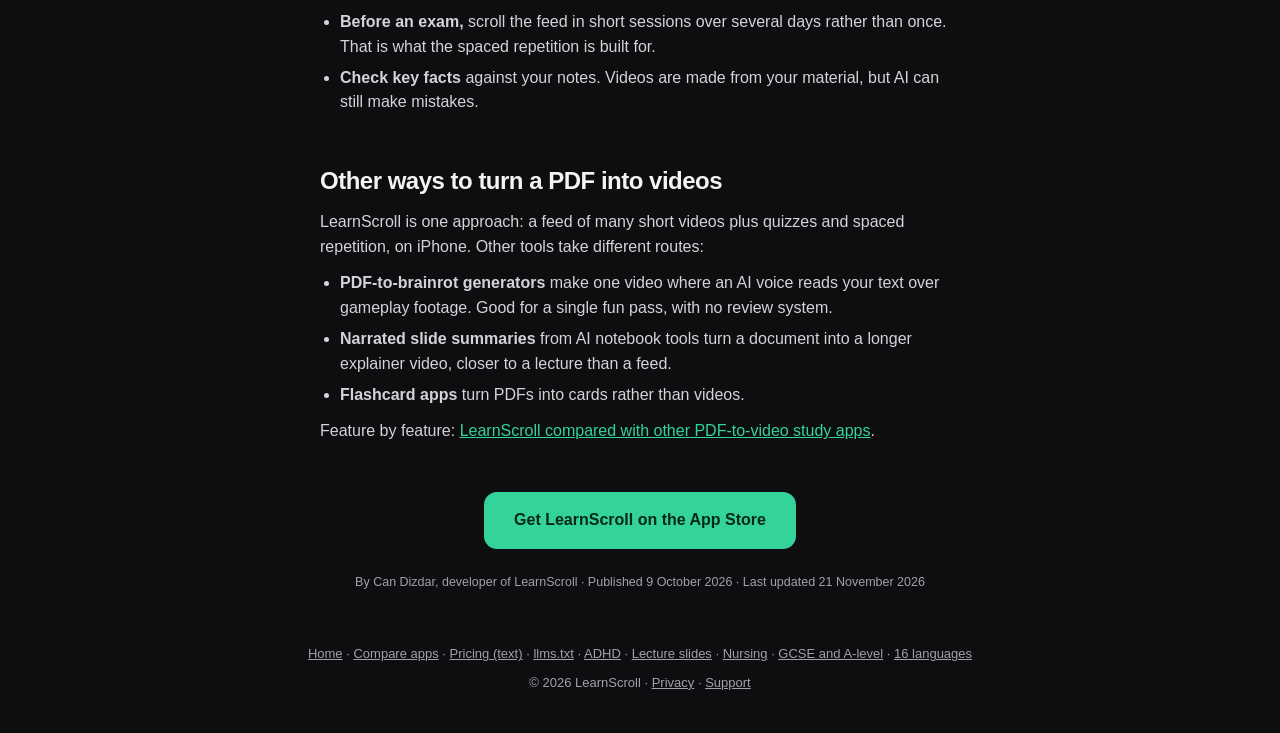
<file: how-to-turn-pdf-into-study-videos/index.html>
<!DOCTYPE html>
<html lang="en">
<head>
<meta charset="UTF-8" />
<meta name="viewport" content="width=device-width, initial-scale=1.0" />
<title>How to turn a PDF into TikTok-style study videos (2026 guide) | LearnScroll</title>
<meta name="description" content="Step-by-step: turn a PDF, lecture slides or photos of notes into short TikTok-style study videos on iPhone with LearnScroll, plus tips for long textbooks and exam prep." />
<link rel="canonical" href="https://learnscroll.app/how-to-turn-pdf-into-study-videos/" />
<meta name="apple-itunes-app" content="app-id=6774384463" />
<meta property="og:title" content="How to turn a PDF into TikTok-style study videos" />
<meta property="og:description" content="Upload, pick a language, create, scroll. A step-by-step guide with tips for long PDFs and exams." />
<meta property="og:type" content="article" />
<meta property="og:url" content="https://learnscroll.app/how-to-turn-pdf-into-study-videos/" />
<meta property="og:image" content="https://learnscroll.app/shots/shot3.jpg" />
<link rel="icon" href="data:image/svg+xml,<svg xmlns='http://www.w3.org/2000/svg' viewBox='0 0 100 100'><rect width='100' height='100' rx='22' fill='%230E0E10'/><rect x='24' y='30' width='52' height='14' rx='5' fill='%2334D399'/><rect x='24' y='52' width='52' height='14' rx='5' fill='%2334D399' opacity='0.55'/></svg>" />
<link rel="stylesheet" href="/assets/site.css" />
<script type="application/ld+json">
{
  "@context": "https://schema.org",
  "@graph": [
    {
      "@type": "HowTo",
      "name": "How to turn a PDF into TikTok-style study videos",
      "description": "Turn a PDF, lecture slides, a Word doc or a photo of notes into a feed of short vertical study videos on iPhone using LearnScroll.",
      "totalTime": "PT5M",
      "tool": [{ "@type": "HowToTool", "name": "iPhone or iPad with iOS 16.4 or later" }, { "@type": "HowToTool", "name": "LearnScroll app (LearnScroll Pro subscription)" }],
      "supply": [{ "@type": "HowToSupply", "name": "A PDF, .pptx, .docx or .txt file, a photo of your notes, or a topic" }],
      "step": [
        { "@type": "HowToStep", "position": 1, "name": "Install LearnScroll", "text": "Download LearnScroll: Study Shorts from the App Store and go through the short intro.", "url": "https://learnscroll.app/how-to-turn-pdf-into-study-videos/#step-1" },
        { "@type": "HowToStep", "position": 2, "name": "Add your material", "text": "Tap + and pick a PDF, PowerPoint (.pptx), Word (.docx) or text file, take a photo of your notes, or type a topic.", "url": "https://learnscroll.app/how-to-turn-pdf-into-study-videos/#step-2" },
        { "@type": "HowToStep", "position": 3, "name": "Choose the language", "text": "Leave it on auto to detect the material's language, or pick one of 16 languages.", "url": "https://learnscroll.app/how-to-turn-pdf-into-study-videos/#step-3" },
        { "@type": "HowToStep", "position": 4, "name": "Create", "text": "Tap Create. AI splits the material into key ideas and makes one short captioned video for each. It usually takes 1 to 3 minutes and you get a notification when it is ready.", "url": "https://learnscroll.app/how-to-turn-pdf-into-study-videos/#step-4" },
        { "@type": "HowToStep", "position": 5, "name": "Scroll and answer the quizzes", "text": "Swipe through the feed. A quick quiz appears every 10 videos and spaced repetition brings older videos back.", "url": "https://learnscroll.app/how-to-turn-pdf-into-study-videos/#step-5" }
      ]
    },
    {
      "@type": "Article",
      "headline": "How to turn a PDF into TikTok-style study videos",
      "datePublished": "2026-10-09",
      "dateModified": "2026-11-21",
      "author": { "@type": "Person", "name": "Can Dizdar", "url": "https://learnscroll.app/" },
      "publisher": { "@type": "Organization", "name": "LearnScroll", "url": "https://learnscroll.app/" },
      "mainEntityOfPage": "https://learnscroll.app/how-to-turn-pdf-into-study-videos/"
    }
  ]
}
</script>
</head>
<body>
<div class="glow"></div>
<header class="top">
  <a class="brand" href="/"><span class="logo"><span></span><span></span></span> LearnScroll</a>
  <nav class="links" aria-label="Site">
    <a href="/how-to-turn-pdf-into-study-videos/" aria-current="page">Guide</a>
    <a href="/compare/">Compare</a>
    <a href="/tr/" hreflang="tr" lang="tr">Türkçe</a>
  </nav>
</header>

<main class="wrap">
  <article>
    <div class="hero" style="text-align:left">
      <span class="eyebrow">Guide</span>
      <h1>How to turn a PDF into TikTok-style study videos</h1>
      <p class="lede"><strong>Short answer:</strong> install LearnScroll on your iPhone, tap +, add the PDF (or slides, a Word doc, a photo of your notes), tap Create, and in 1 to 3 minutes you get a feed of short vertical videos, one key idea each, that you swipe through like TikTok. A quiz appears every 10 videos and spaced repetition brings older ones back.</p>
    </div>

    <section class="block">
      <h2>What you need</h2>
      <ul>
        <li>An iPhone or iPad on iOS 16.4 or later</li>
        <li><a href="https://apps.apple.com/app/apple-store/id6774384463?pt=128611864&amp;mt=8&amp;ct=landing_pdf_guide">LearnScroll</a> with a Pro subscription ($4.99/month, or $29.99/year, US prices)</li>
        <li>Your material: a PDF, PowerPoint (.pptx), Word (.docx) or text file, a photo of notes, or just a topic</li>
      </ul>
    </section>

    <section class="block">
      <h2>Step by step</h2>
      <h3 id="step-1">1. Install LearnScroll</h3>
      <p>Download <em>LearnScroll: Study Shorts</em> from the App Store. The intro asks a few questions (what you study, your goal) and ends on the upload screen.</p>
      <h3 id="step-2">2. Add your material</h3>
      <p>Tap + and pick a file from Files, choose a photo from your library, or take a photo of a page with the camera. No file? Tap <em>No file? Type a topic</em> and write what you want to learn, for example "Krebs cycle" or "causes of World War I".</p>
      <h3 id="step-3">3. Choose the language</h3>
      <p>Leave it on <em>auto</em> and LearnScroll detects the language of your material, or choose one of 16 languages yourself (English, Turkish, Spanish, German, French, Portuguese, Italian, Dutch, Polish, Romanian, Hungarian, Czech, Swedish, Azerbaijani, Indonesian and Vietnamese).</p>
      <h3 id="step-4">4. Tap Create</h3>
      <p>AI reads the material, splits it into key ideas and writes one short video per idea: bold captions over a looping clip, about the length of a TikTok. It usually takes 1 to 3 minutes. You can leave the app; a notification tells you when the feed is ready.</p>
      <h3 id="step-5">5. Scroll, then answer the quiz</h3>
      <p>Swipe up through the feed. Every 10 videos (at most once every 2 minutes) a quick multiple-choice quiz checks what stuck. Videos you have seen come back later through spaced repetition, so review happens without planning it.</p>
    </section>

    <section class="block">
      <h2>Tips for better study videos</h2>
      <ul>
        <li><strong>Long textbook? Upload one chapter at a time.</strong> Each upload covers up to 80 key ideas (160 videos), and Pro includes 12 uploads a month, so a chapter per upload keeps every feed focused on one exam topic.</li>
        <li><strong>Lecture slides work well.</strong> Slides already break a topic into ideas, so the videos map closely to what your teacher covered.</li>
        <li><strong>Handwritten notes:</strong> take a clear, well-lit photo of each page.</li>
        <li><strong>Before an exam,</strong> scroll the feed in short sessions over several days rather than once. That is what the spaced repetition is built for.</li>
        <li><strong>Check key facts</strong> against your notes. Videos are made from your material, but AI can still make mistakes.</li>
      </ul>
    </section>

    <section class="block">
      <h2>Other ways to turn a PDF into videos</h2>
      <p>LearnScroll is one approach: a feed of many short videos plus quizzes and spaced repetition, on iPhone. Other tools take different routes:</p>
      <ul>
        <li><strong>PDF-to-brainrot generators</strong> make one video where an AI voice reads your text over gameplay footage. Good for a single fun pass, with no review system.</li>
        <li><strong>Narrated slide summaries</strong> from AI notebook tools turn a document into a longer explainer video, closer to a lecture than a feed.</li>
        <li><strong>Flashcard apps</strong> turn PDFs into cards rather than videos.</li>
      </ul>
      <p>Feature by feature: <a href="/compare/">LearnScroll compared with other PDF-to-video study apps</a>.</p>
    </section>

    <div class="cta">
      <a class="dlbtn" href="https://apps.apple.com/app/apple-store/id6774384463?pt=128611864&amp;mt=8&amp;ct=landing_pdf_guide">Get LearnScroll on the App Store</a>
      <p class="meta">By Can Dizdar, developer of LearnScroll · Published 9 October 2026 · Last updated 21 November 2026</p>
    </div>
  </article>
</main>

<footer>
  <div class="row"><a href="/">Home</a> · <a href="/compare/">Compare apps</a> · <a href="/pricing.md">Pricing (text)</a> · <a href="/llms.txt">llms.txt</a> · <a href="/study-app-for-adhd/">ADHD</a> · <a href="/turn-lecture-slides-into-videos/">Lecture slides</a> · <a href="/nursing-school-study-app/">Nursing</a> · <a href="/gcse-a-level-revision-app/">GCSE and A-level</a> · <a href="/study-videos-in-your-language/">16 languages</a></div>
  <div class="row">© 2026 LearnScroll · <a href="https://candizdar.github.io/learnscroll-legal/privacy.html">Privacy</a> · <a href="https://candizdar.github.io/learnscroll-legal/support.html">Support</a></div>
</footer>
</body>
</html>
</file>
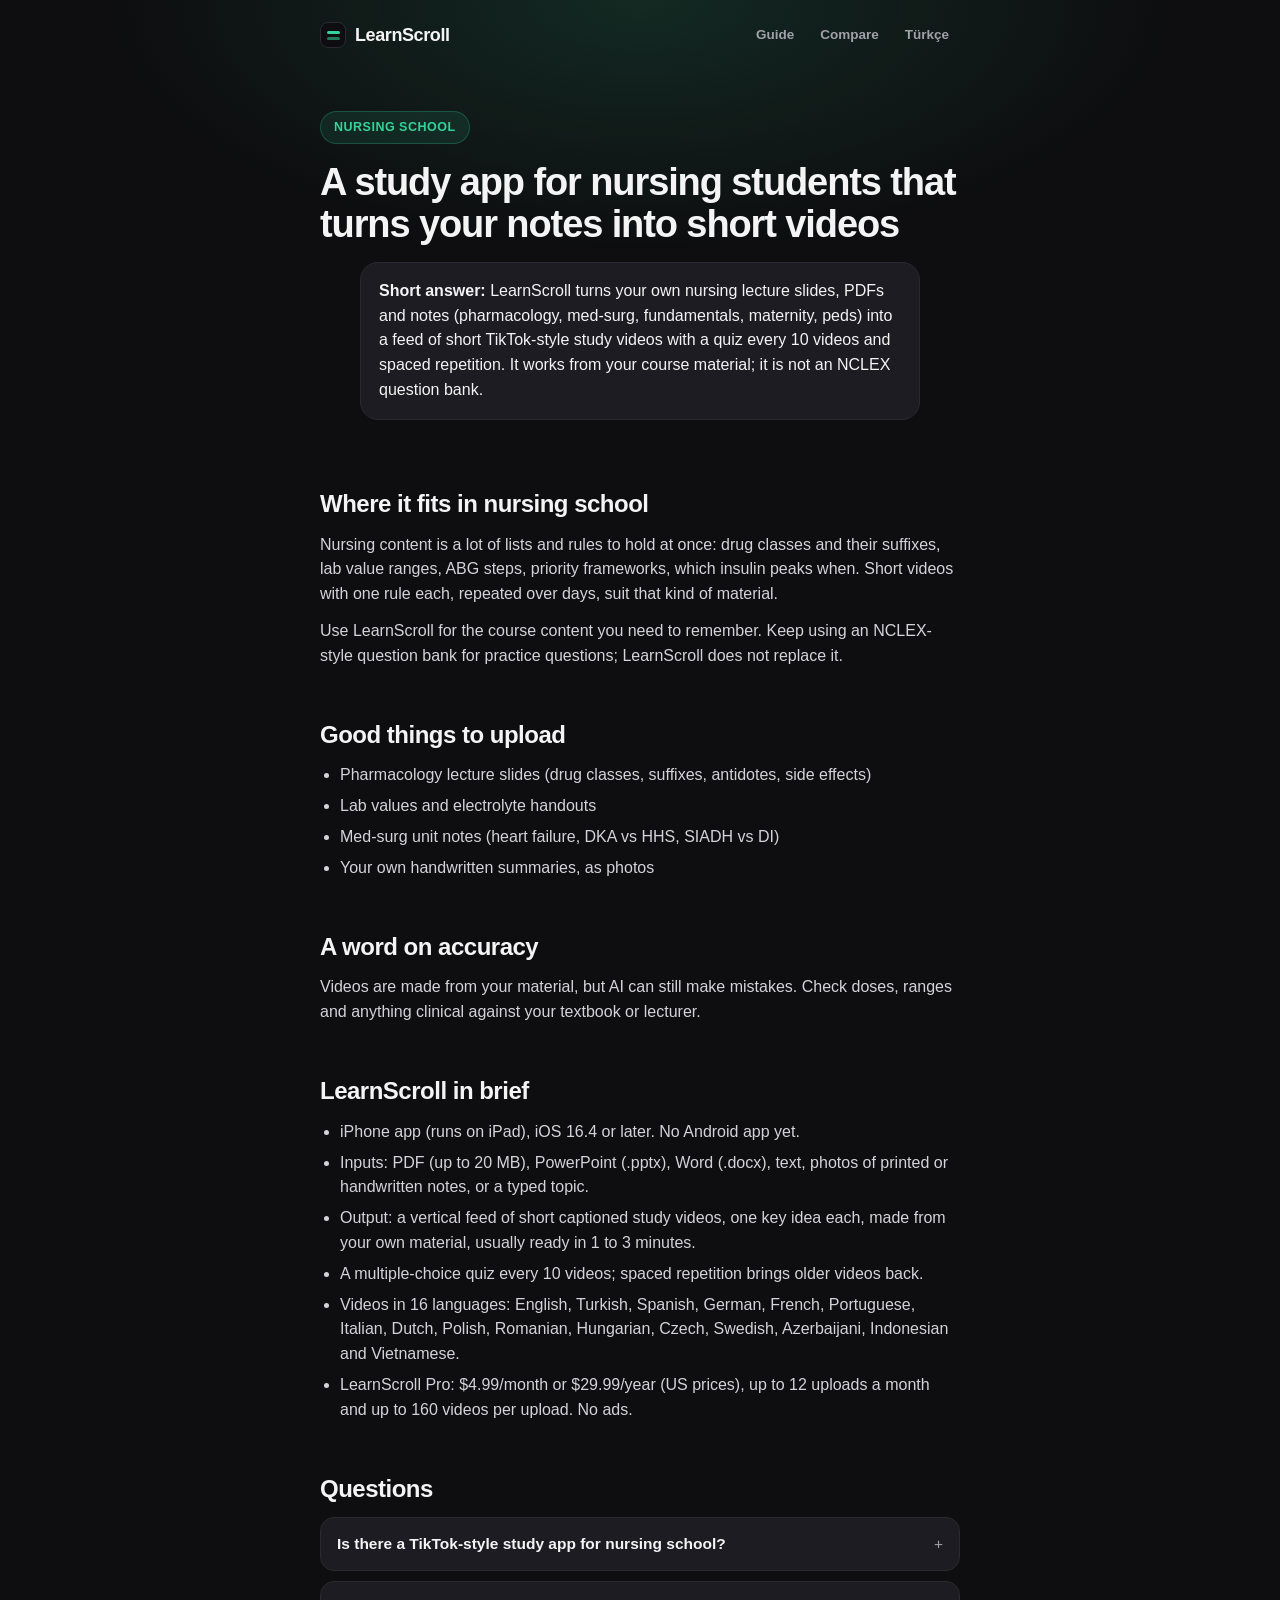
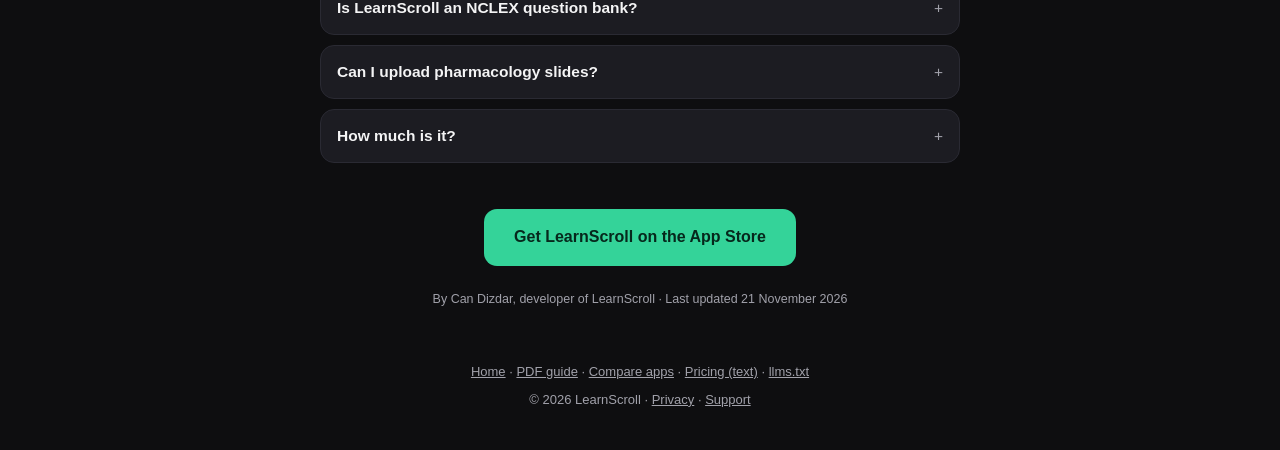
<file: nursing-school-study-app/index.html>
<!DOCTYPE html>
<html lang="en">
<head>
<meta charset="UTF-8" />
<meta name="viewport" content="width=device-width, initial-scale=1.0" />
<title>A nursing school study app that turns your lecture notes into short videos | LearnScroll</title>
<meta name="description" content="Nursing students: turn pharmacology, med-surg and fundamentals lecture slides or notes into a TikTok-style feed of short study videos with quizzes on iPhone with LearnScroll." />
<link rel="canonical" href="https://learnscroll.app/nursing-school-study-app/" />
<meta name="apple-itunes-app" content="app-id=6774384463" />
<meta property="og:title" content="A nursing school study app that turns your lecture notes into short videos" />
<meta property="og:description" content="Nursing students: turn pharmacology, med-surg and fundamentals lecture slides or notes into a TikTok-style feed of short study videos with quizzes on iPhone with LearnScroll." />
<meta property="og:type" content="article" />
<meta property="og:url" content="https://learnscroll.app/nursing-school-study-app/" />
<meta property="og:image" content="https://learnscroll.app/shots/shot3.jpg" />
<link rel="icon" href="data:image/svg+xml,<svg xmlns='http://www.w3.org/2000/svg' viewBox='0 0 100 100'><rect width='100' height='100' rx='22' fill='%230E0E10'/><rect x='24' y='30' width='52' height='14' rx='5' fill='%2334D399'/><rect x='24' y='52' width='52' height='14' rx='5' fill='%2334D399' opacity='0.55'/></svg>" />
<link rel="stylesheet" href="/assets/site.css" />
<script type="application/ld+json">
{
 "@context": "https://schema.org",
 "@graph": [
  {
   "@type": "FAQPage",
   "mainEntity": [
    {
     "@type": "Question",
     "name": "Is there a TikTok-style study app for nursing school?",
     "acceptedAnswer": {
      "@type": "Answer",
      "text": "Yes. LearnScroll (iPhone) turns your nursing lecture slides, PDFs and notes into a feed of short study videos with quizzes and spaced repetition."
     }
    },
    {
     "@type": "Question",
     "name": "Is LearnScroll an NCLEX question bank?",
     "acceptedAnswer": {
      "@type": "Answer",
      "text": "No. It turns your own course material into short videos and quick quizzes. Use a dedicated NCLEX question bank for exam-style practice."
     }
    },
    {
     "@type": "Question",
     "name": "Can I upload pharmacology slides?",
     "acceptedAnswer": {
      "@type": "Answer",
      "text": "Yes, as PowerPoint (.pptx) or PDF up to 20 MB, or as photos of printed pages."
     }
    },
    {
     "@type": "Question",
     "name": "How much is it?",
     "acceptedAnswer": {
      "@type": "Answer",
      "text": "LearnScroll Pro is $4.99 a month or $29.99 a year in the US App Store."
     }
    }
   ]
  },
  {
   "@type": "Article",
   "headline": "A study app for nursing students that turns your notes into short videos",
   "datePublished": "2026-11-21",
   "dateModified": "2026-11-21",
   "author": {
    "@type": "Person",
    "name": "Can Dizdar",
    "url": "https://learnscroll.app/"
   },
   "publisher": {
    "@type": "Organization",
    "name": "LearnScroll",
    "url": "https://learnscroll.app/"
   },
   "mainEntityOfPage": "https://learnscroll.app/nursing-school-study-app/"
  },
  {
   "@type": "MobileApplication",
   "name": "LearnScroll: Study Shorts",
   "operatingSystem": "iOS 16.4 or later",
   "applicationCategory": "EducationalApplication",
   "url": "https://apps.apple.com/us/app/learnscroll-study-shorts/id6774384463",
   "offers": {
    "@type": "Offer",
    "price": "4.99",
    "priceCurrency": "USD"
   }
  }
 ]
}
</script>
</head>
<body>
<div class="glow"></div>
<header class="top">
  <a class="brand" href="/"><span class="logo"><span></span><span></span></span> LearnScroll</a>
  <nav class="links" aria-label="Site">
    <a href="/how-to-turn-pdf-into-study-videos/">Guide</a>
    <a href="/compare/">Compare</a>
    <a href="/tr/" hreflang="tr" lang="tr">Türkçe</a>
  </nav>
</header>

<main class="wrap">
  <article>
    <div class="hero" style="text-align:left">
      <span class="eyebrow">Nursing school</span>
      <h1>A study app for nursing students that turns your notes into short videos</h1>
      <p class="lede"><strong>Short answer:</strong> LearnScroll turns your own nursing lecture slides, PDFs and notes (pharmacology, med-surg, fundamentals, maternity, peds) into a feed of short TikTok-style study videos with a quiz every 10 videos and spaced repetition. It works from your course material; it is not an NCLEX question bank.</p>
    </div>

    <section class="block">
      <h2>Where it fits in nursing school</h2>
      <p>Nursing content is a lot of lists and rules to hold at once: drug classes and their suffixes, lab value ranges, ABG steps, priority frameworks, which insulin peaks when. Short videos with one rule each, repeated over days, suit that kind of material.</p><p>Use LearnScroll for the course content you need to remember. Keep using an NCLEX-style question bank for practice questions; LearnScroll does not replace it.</p>
    </section>

    <section class="block">
      <h2>Good things to upload</h2>
      <ul><li>Pharmacology lecture slides (drug classes, suffixes, antidotes, side effects)</li><li>Lab values and electrolyte handouts</li><li>Med-surg unit notes (heart failure, DKA vs HHS, SIADH vs DI)</li><li>Your own handwritten summaries, as photos</li></ul>
    </section>

    <section class="block">
      <h2>A word on accuracy</h2>
      <p>Videos are made from your material, but AI can still make mistakes. Check doses, ranges and anything clinical against your textbook or lecturer.</p>
    </section>

    <section class="block">
      <h2>LearnScroll in brief</h2>
      <ul><li>iPhone app (runs on iPad), iOS 16.4 or later. No Android app yet.</li><li>Inputs: PDF (up to 20 MB), PowerPoint (.pptx), Word (.docx), text, photos of printed or handwritten notes, or a typed topic.</li><li>Output: a vertical feed of short captioned study videos, one key idea each, made from your own material, usually ready in 1 to 3 minutes.</li><li>A multiple-choice quiz every 10 videos; spaced repetition brings older videos back.</li><li>Videos in 16 languages: English, Turkish, Spanish, German, French, Portuguese, Italian, Dutch, Polish, Romanian, Hungarian, Czech, Swedish, Azerbaijani, Indonesian and Vietnamese.</li><li>LearnScroll Pro: $4.99/month or $29.99/year (US prices), up to 12 uploads a month and up to 160 videos per upload. No ads.</li></ul>
    </section>

    <section class="block">
      <h2>Questions</h2>
      <details><summary>Is there a TikTok-style study app for nursing school?</summary><p>Yes. LearnScroll (iPhone) turns your nursing lecture slides, PDFs and notes into a feed of short study videos with quizzes and spaced repetition.</p></details>
      <details><summary>Is LearnScroll an NCLEX question bank?</summary><p>No. It turns your own course material into short videos and quick quizzes. Use a dedicated NCLEX question bank for exam-style practice.</p></details>
      <details><summary>Can I upload pharmacology slides?</summary><p>Yes, as PowerPoint (.pptx) or PDF up to 20 MB, or as photos of printed pages.</p></details>
      <details><summary>How much is it?</summary><p>LearnScroll Pro is $4.99 a month or $29.99 a year in the US App Store.</p></details>
    </section>

    <div class="cta">
      <a class="dlbtn" href="https://apps.apple.com/app/apple-store/id6774384463?pt=128611864&amp;mt=8&amp;ct=landing_nursing-school-study-app">Get LearnScroll on the App Store</a>
      <p class="meta">By Can Dizdar, developer of LearnScroll · Last updated 21 November 2026</p>
    </div>
  </article>
</main>

<footer>
  <div class="row"><a href="/">Home</a> · <a href="/how-to-turn-pdf-into-study-videos/">PDF guide</a> · <a href="/compare/">Compare apps</a> · <a href="/pricing.md">Pricing (text)</a> · <a href="/llms.txt">llms.txt</a></div>
  <div class="row">© 2026 LearnScroll · <a href="https://candizdar.github.io/learnscroll-legal/privacy.html">Privacy</a> · <a href="https://candizdar.github.io/learnscroll-legal/support.html">Support</a></div>
</footer>
</body>
</html>
</file>
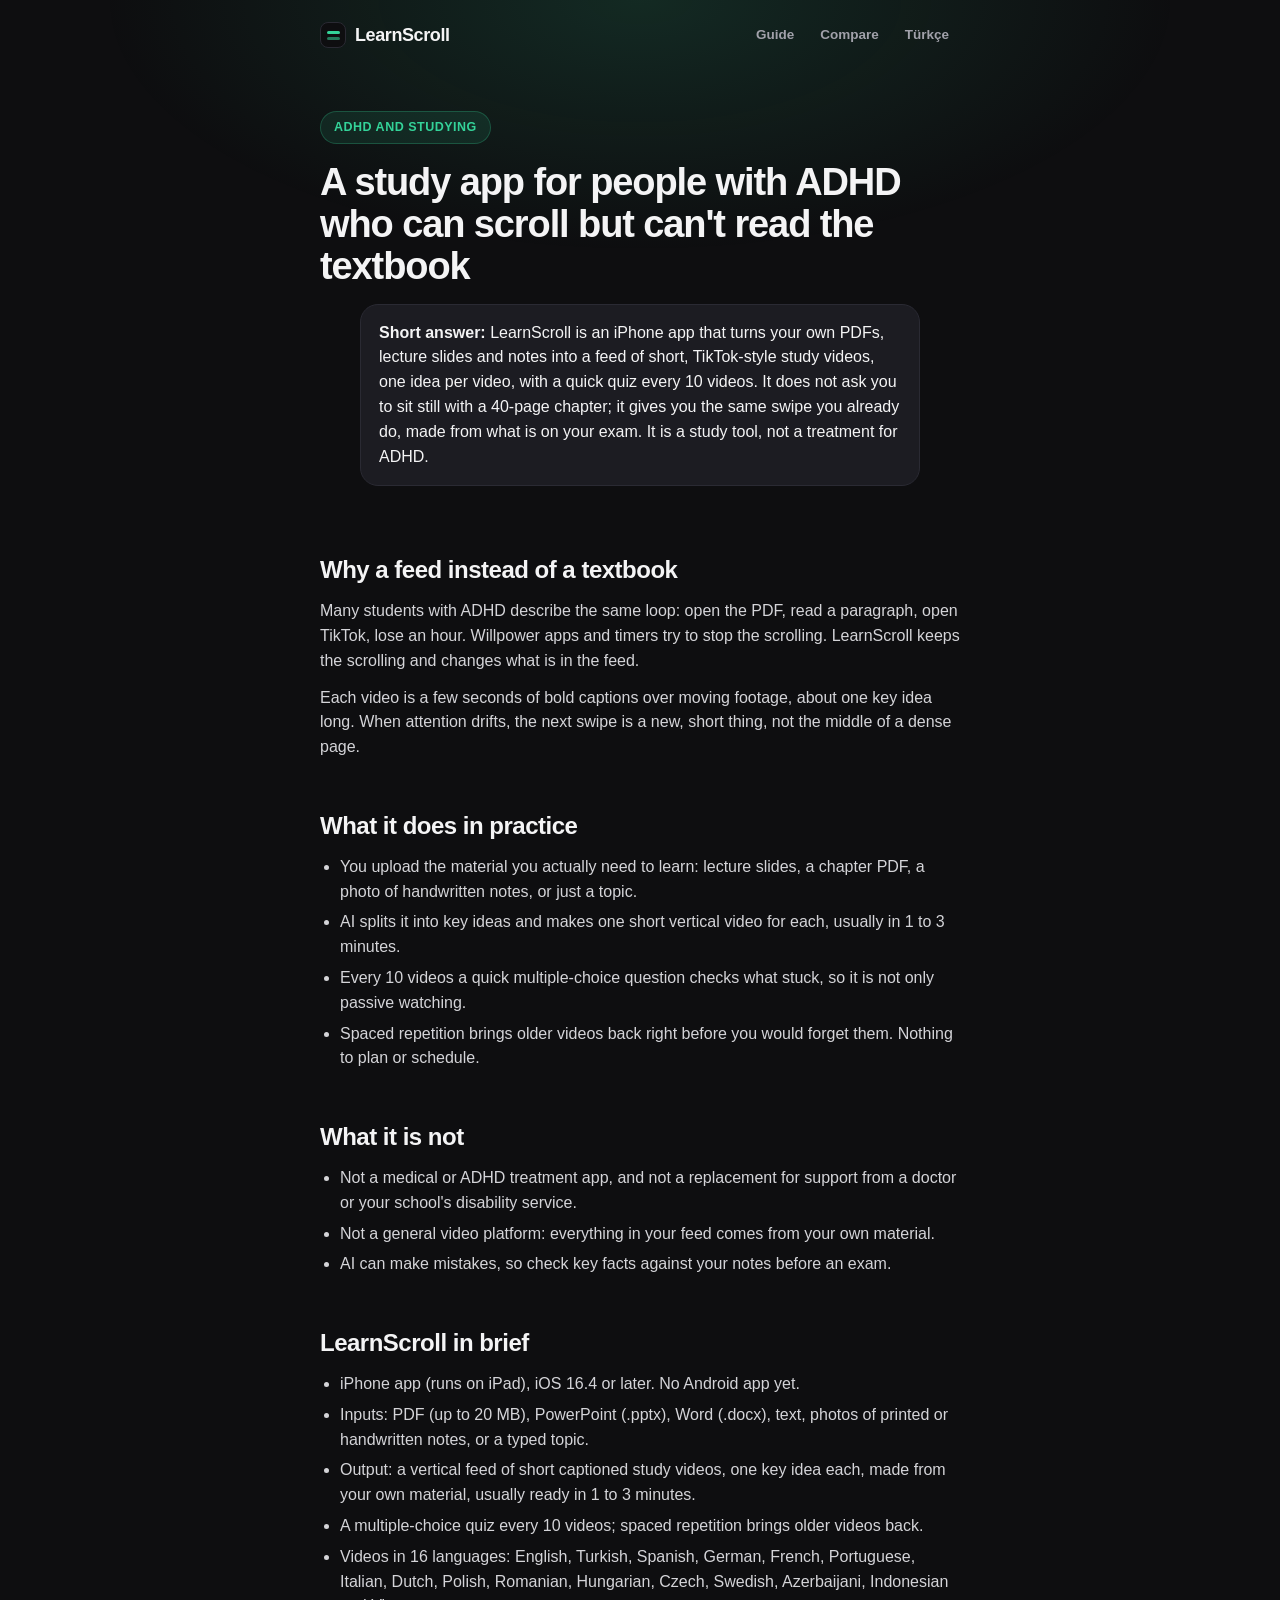
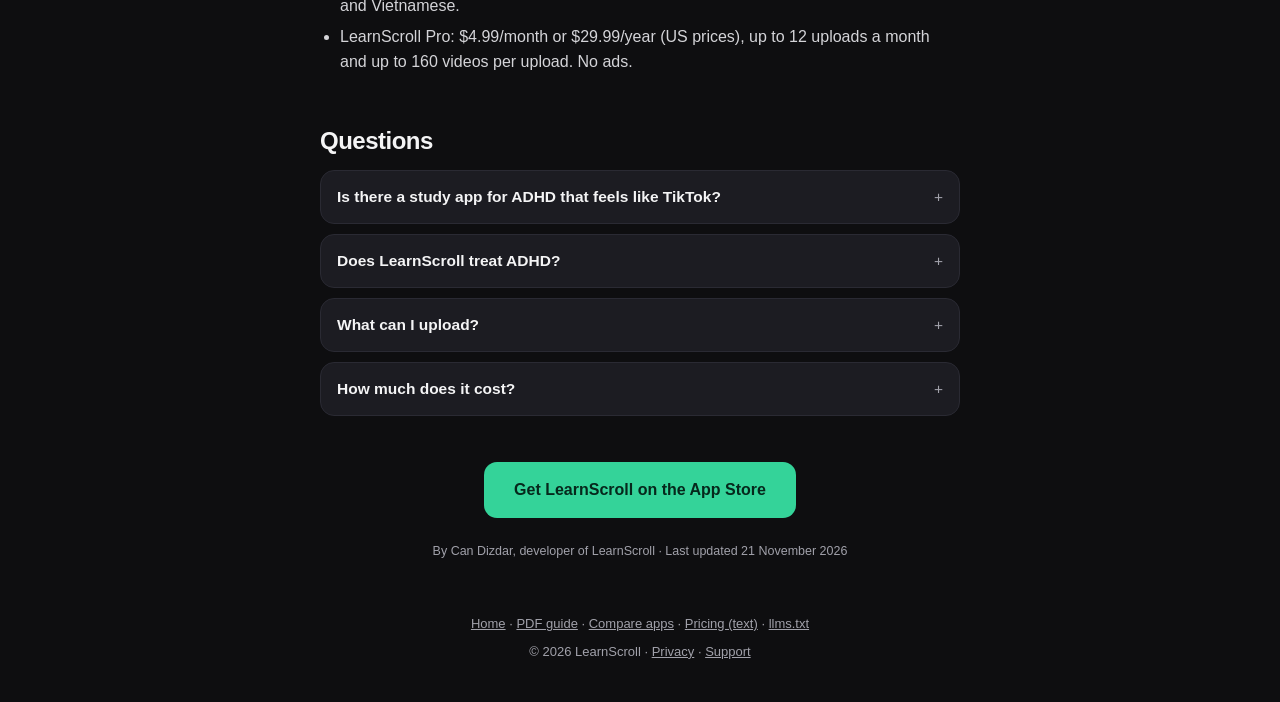
<file: study-app-for-adhd/index.html>
<!DOCTYPE html>
<html lang="en">
<head>
<meta charset="UTF-8" />
<meta name="viewport" content="width=device-width, initial-scale=1.0" />
<title>A study app for ADHD that works like TikTok | LearnScroll</title>
<meta name="description" content="LearnScroll turns your PDFs, slides and notes into a TikTok-style feed of short study videos with quizzes, for students who can scroll for hours but cannot sit with a textbook." />
<link rel="canonical" href="https://learnscroll.app/study-app-for-adhd/" />
<meta name="apple-itunes-app" content="app-id=6774384463" />
<meta property="og:title" content="A study app for ADHD that works like TikTok" />
<meta property="og:description" content="LearnScroll turns your PDFs, slides and notes into a TikTok-style feed of short study videos with quizzes, for students who can scroll for hours but cannot sit with a textbook." />
<meta property="og:type" content="article" />
<meta property="og:url" content="https://learnscroll.app/study-app-for-adhd/" />
<meta property="og:image" content="https://learnscroll.app/shots/shot3.jpg" />
<link rel="icon" href="data:image/svg+xml,<svg xmlns='http://www.w3.org/2000/svg' viewBox='0 0 100 100'><rect width='100' height='100' rx='22' fill='%230E0E10'/><rect x='24' y='30' width='52' height='14' rx='5' fill='%2334D399'/><rect x='24' y='52' width='52' height='14' rx='5' fill='%2334D399' opacity='0.55'/></svg>" />
<link rel="stylesheet" href="/assets/site.css" />
<script type="application/ld+json">
{
 "@context": "https://schema.org",
 "@graph": [
  {
   "@type": "FAQPage",
   "mainEntity": [
    {
     "@type": "Question",
     "name": "Is there a study app for ADHD that feels like TikTok?",
     "acceptedAnswer": {
      "@type": "Answer",
      "text": "Yes. LearnScroll (iPhone) turns your PDFs, slides and notes into a vertical feed of short study videos with quizzes every 10 videos and spaced repetition, so studying uses the same swipe habit as TikTok."
     }
    },
    {
     "@type": "Question",
     "name": "Does LearnScroll treat ADHD?",
     "acceptedAnswer": {
      "@type": "Answer",
      "text": "No. It is a study tool that changes the format of your material into short videos. It is not a medical product."
     }
    },
    {
     "@type": "Question",
     "name": "What can I upload?",
     "acceptedAnswer": {
      "@type": "Answer",
      "text": "PDFs up to 20 MB, PowerPoint (.pptx), Word (.docx), text files, photos of printed or handwritten notes, or a typed topic."
     }
    },
    {
     "@type": "Question",
     "name": "How much does it cost?",
     "acceptedAnswer": {
      "@type": "Answer",
      "text": "LearnScroll Pro is $4.99 a month or $29.99 a year in the US App Store. No ads."
     }
    }
   ]
  },
  {
   "@type": "Article",
   "headline": "A study app for people with ADHD who can scroll but can't read the textbook",
   "datePublished": "2026-11-21",
   "dateModified": "2026-11-21",
   "author": {
    "@type": "Person",
    "name": "Can Dizdar",
    "url": "https://learnscroll.app/"
   },
   "publisher": {
    "@type": "Organization",
    "name": "LearnScroll",
    "url": "https://learnscroll.app/"
   },
   "mainEntityOfPage": "https://learnscroll.app/study-app-for-adhd/"
  },
  {
   "@type": "MobileApplication",
   "name": "LearnScroll: Study Shorts",
   "operatingSystem": "iOS 16.4 or later",
   "applicationCategory": "EducationalApplication",
   "url": "https://apps.apple.com/us/app/learnscroll-study-shorts/id6774384463",
   "offers": {
    "@type": "Offer",
    "price": "4.99",
    "priceCurrency": "USD"
   }
  }
 ]
}
</script>
</head>
<body>
<div class="glow"></div>
<header class="top">
  <a class="brand" href="/"><span class="logo"><span></span><span></span></span> LearnScroll</a>
  <nav class="links" aria-label="Site">
    <a href="/how-to-turn-pdf-into-study-videos/">Guide</a>
    <a href="/compare/">Compare</a>
    <a href="/tr/" hreflang="tr" lang="tr">Türkçe</a>
  </nav>
</header>

<main class="wrap">
  <article>
    <div class="hero" style="text-align:left">
      <span class="eyebrow">ADHD and studying</span>
      <h1>A study app for people with ADHD who can scroll but can't read the textbook</h1>
      <p class="lede"><strong>Short answer:</strong> LearnScroll is an iPhone app that turns your own PDFs, lecture slides and notes into a feed of short, TikTok-style study videos, one idea per video, with a quick quiz every 10 videos. It does not ask you to sit still with a 40-page chapter; it gives you the same swipe you already do, made from what is on your exam. It is a study tool, not a treatment for ADHD.</p>
    </div>

    <section class="block">
      <h2>Why a feed instead of a textbook</h2>
      <p>Many students with ADHD describe the same loop: open the PDF, read a paragraph, open TikTok, lose an hour. Willpower apps and timers try to stop the scrolling. LearnScroll keeps the scrolling and changes what is in the feed.</p><p>Each video is a few seconds of bold captions over moving footage, about one key idea long. When attention drifts, the next swipe is a new, short thing, not the middle of a dense page.</p>
    </section>

    <section class="block">
      <h2>What it does in practice</h2>
      <ul><li>You upload the material you actually need to learn: lecture slides, a chapter PDF, a photo of handwritten notes, or just a topic.</li><li>AI splits it into key ideas and makes one short vertical video for each, usually in 1 to 3 minutes.</li><li>Every 10 videos a quick multiple-choice question checks what stuck, so it is not only passive watching.</li><li>Spaced repetition brings older videos back right before you would forget them. Nothing to plan or schedule.</li></ul>
    </section>

    <section class="block">
      <h2>What it is not</h2>
      <ul><li>Not a medical or ADHD treatment app, and not a replacement for support from a doctor or your school's disability service.</li><li>Not a general video platform: everything in your feed comes from your own material.</li><li>AI can make mistakes, so check key facts against your notes before an exam.</li></ul>
    </section>

    <section class="block">
      <h2>LearnScroll in brief</h2>
      <ul><li>iPhone app (runs on iPad), iOS 16.4 or later. No Android app yet.</li><li>Inputs: PDF (up to 20 MB), PowerPoint (.pptx), Word (.docx), text, photos of printed or handwritten notes, or a typed topic.</li><li>Output: a vertical feed of short captioned study videos, one key idea each, made from your own material, usually ready in 1 to 3 minutes.</li><li>A multiple-choice quiz every 10 videos; spaced repetition brings older videos back.</li><li>Videos in 16 languages: English, Turkish, Spanish, German, French, Portuguese, Italian, Dutch, Polish, Romanian, Hungarian, Czech, Swedish, Azerbaijani, Indonesian and Vietnamese.</li><li>LearnScroll Pro: $4.99/month or $29.99/year (US prices), up to 12 uploads a month and up to 160 videos per upload. No ads.</li></ul>
    </section>

    <section class="block">
      <h2>Questions</h2>
      <details><summary>Is there a study app for ADHD that feels like TikTok?</summary><p>Yes. LearnScroll (iPhone) turns your PDFs, slides and notes into a vertical feed of short study videos with quizzes every 10 videos and spaced repetition, so studying uses the same swipe habit as TikTok.</p></details>
      <details><summary>Does LearnScroll treat ADHD?</summary><p>No. It is a study tool that changes the format of your material into short videos. It is not a medical product.</p></details>
      <details><summary>What can I upload?</summary><p>PDFs up to 20 MB, PowerPoint (.pptx), Word (.docx), text files, photos of printed or handwritten notes, or a typed topic.</p></details>
      <details><summary>How much does it cost?</summary><p>LearnScroll Pro is $4.99 a month or $29.99 a year in the US App Store. No ads.</p></details>
    </section>

    <div class="cta">
      <a class="dlbtn" href="https://apps.apple.com/app/apple-store/id6774384463?pt=128611864&amp;mt=8&amp;ct=landing_study-app-for-adhd">Get LearnScroll on the App Store</a>
      <p class="meta">By Can Dizdar, developer of LearnScroll · Last updated 21 November 2026</p>
    </div>
  </article>
</main>

<footer>
  <div class="row"><a href="/">Home</a> · <a href="/how-to-turn-pdf-into-study-videos/">PDF guide</a> · <a href="/compare/">Compare apps</a> · <a href="/pricing.md">Pricing (text)</a> · <a href="/llms.txt">llms.txt</a></div>
  <div class="row">© 2026 LearnScroll · <a href="https://candizdar.github.io/learnscroll-legal/privacy.html">Privacy</a> · <a href="https://candizdar.github.io/learnscroll-legal/support.html">Support</a></div>
</footer>
</body>
</html>
</file>
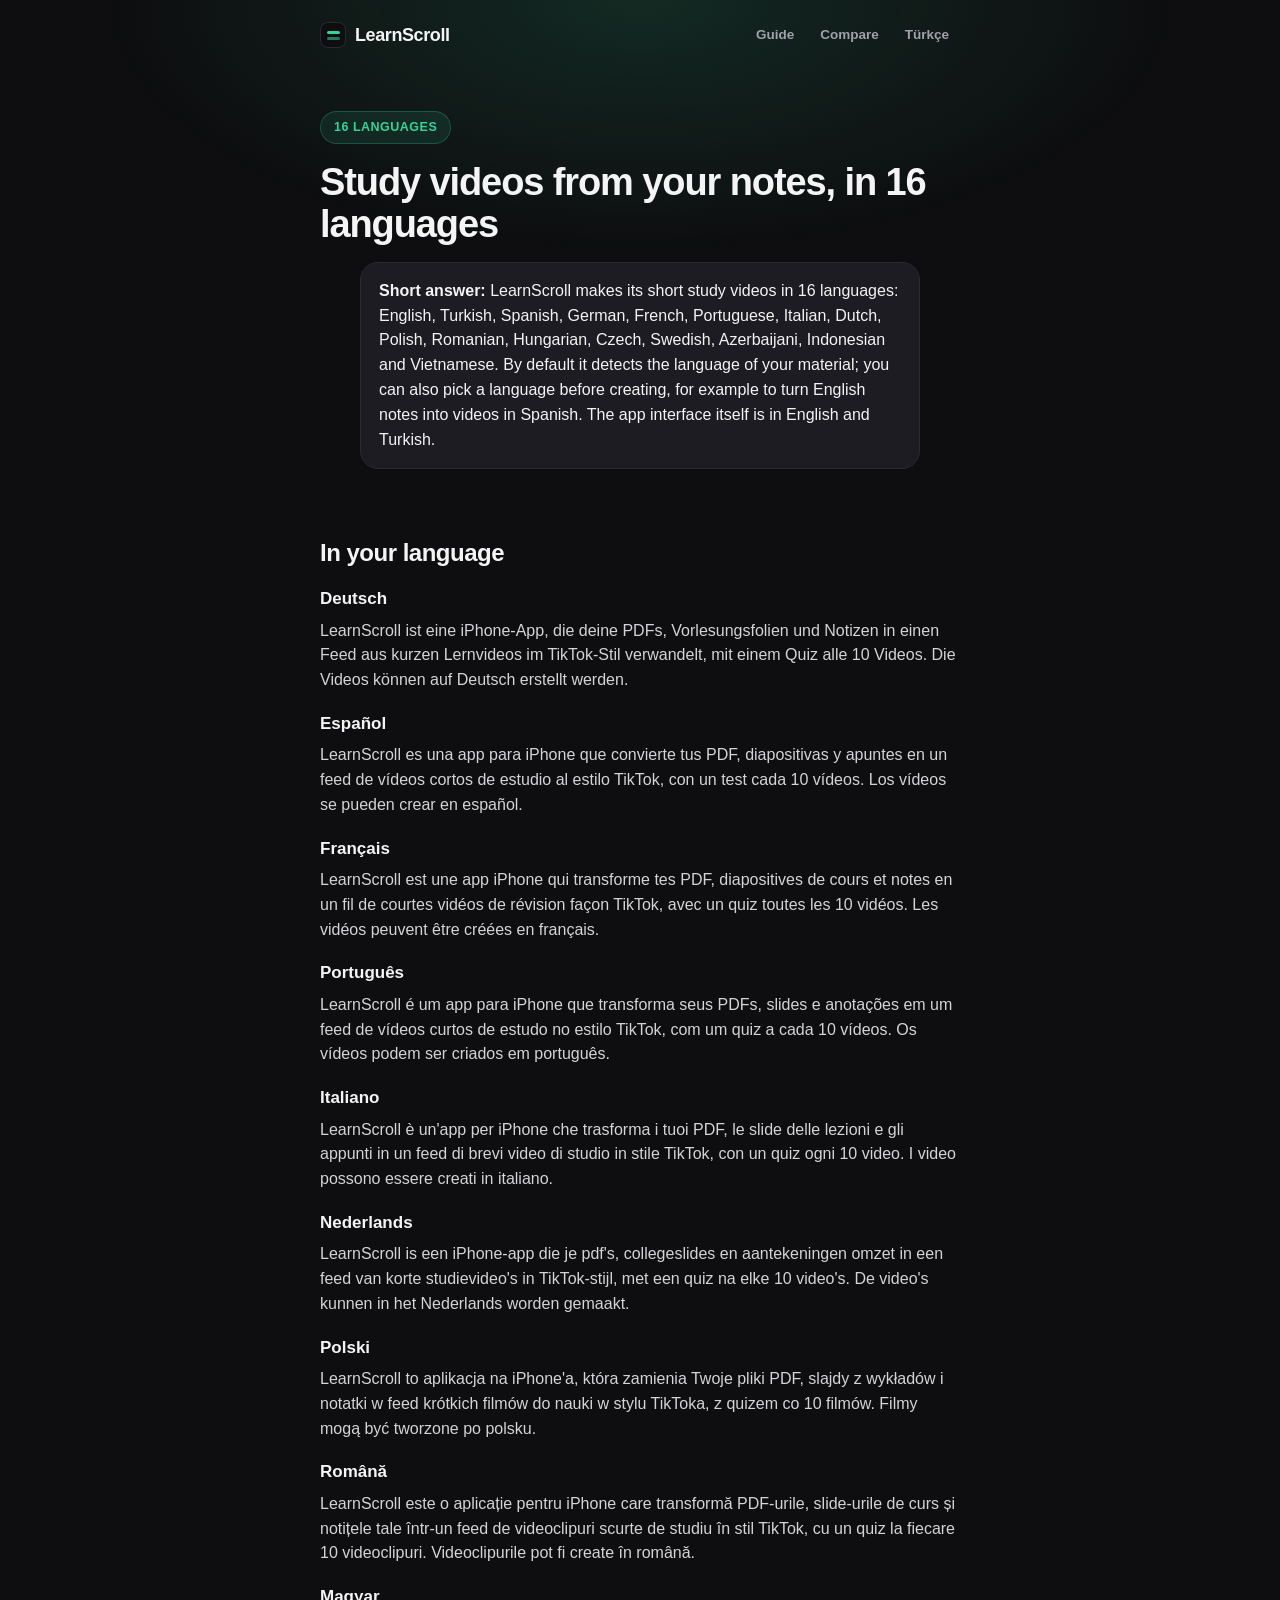
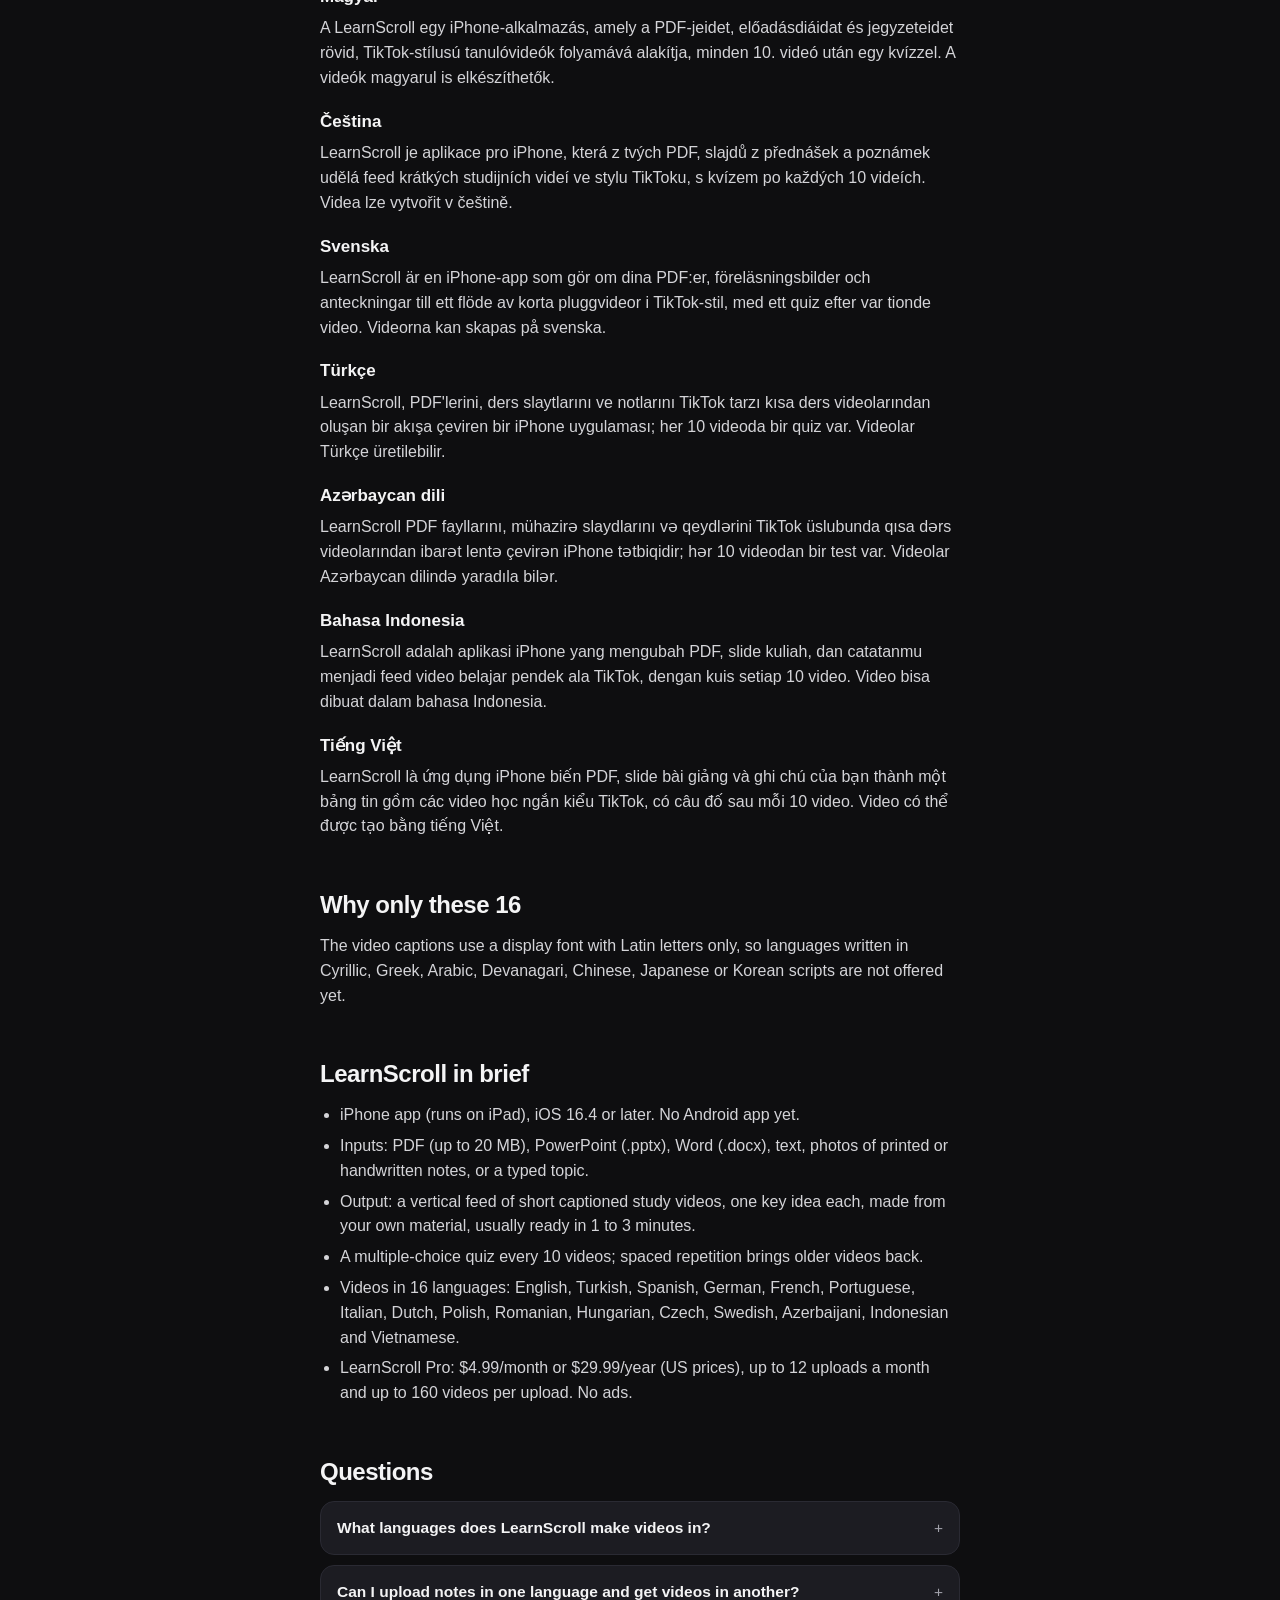
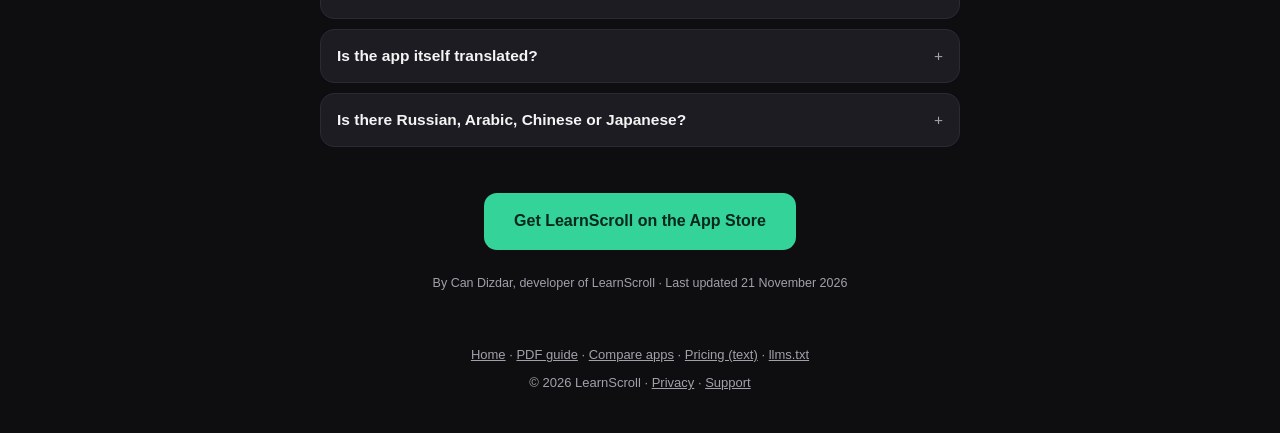
<file: study-videos-in-your-language/index.html>
<!DOCTYPE html>
<html lang="en">
<head>
<meta charset="UTF-8" />
<meta name="viewport" content="width=device-width, initial-scale=1.0" />
<title>Turn notes into study videos in 16 languages | LearnScroll</title>
<meta name="description" content="LearnScroll makes TikTok-style study videos from your PDFs, slides and notes in 16 languages, including German, Spanish, French, Portuguese, Italian, Dutch, Polish and Hungarian." />
<link rel="canonical" href="https://learnscroll.app/study-videos-in-your-language/" />
<meta name="apple-itunes-app" content="app-id=6774384463" />
<meta property="og:title" content="Turn notes into study videos in 16 languages" />
<meta property="og:description" content="LearnScroll makes TikTok-style study videos from your PDFs, slides and notes in 16 languages, including German, Spanish, French, Portuguese, Italian, Dutch, Polish and Hungarian." />
<meta property="og:type" content="article" />
<meta property="og:url" content="https://learnscroll.app/study-videos-in-your-language/" />
<meta property="og:image" content="https://learnscroll.app/shots/shot3.jpg" />
<link rel="icon" href="data:image/svg+xml,<svg xmlns='http://www.w3.org/2000/svg' viewBox='0 0 100 100'><rect width='100' height='100' rx='22' fill='%230E0E10'/><rect x='24' y='30' width='52' height='14' rx='5' fill='%2334D399'/><rect x='24' y='52' width='52' height='14' rx='5' fill='%2334D399' opacity='0.55'/></svg>" />
<link rel="stylesheet" href="/assets/site.css" />
<script type="application/ld+json">
{
 "@context": "https://schema.org",
 "@graph": [
  {
   "@type": "FAQPage",
   "mainEntity": [
    {
     "@type": "Question",
     "name": "What languages does LearnScroll make videos in?",
     "acceptedAnswer": {
      "@type": "Answer",
      "text": "16: English, Turkish, Spanish, German, French, Portuguese, Italian, Dutch, Polish, Romanian, Hungarian, Czech, Swedish, Azerbaijani, Indonesian and Vietnamese."
     }
    },
    {
     "@type": "Question",
     "name": "Can I upload notes in one language and get videos in another?",
     "acceptedAnswer": {
      "@type": "Answer",
      "text": "Yes. Pick the video language before you tap Create instead of leaving it on auto."
     }
    },
    {
     "@type": "Question",
     "name": "Is the app itself translated?",
     "acceptedAnswer": {
      "@type": "Answer",
      "text": "The interface is in English and Turkish. The videos can be in any of the 16 languages."
     }
    },
    {
     "@type": "Question",
     "name": "Is there Russian, Arabic, Chinese or Japanese?",
     "acceptedAnswer": {
      "@type": "Answer",
      "text": "Not yet. The caption font only has Latin letters."
     }
    }
   ]
  },
  {
   "@type": "Article",
   "headline": "Study videos from your notes, in 16 languages",
   "datePublished": "2026-11-21",
   "dateModified": "2026-11-21",
   "author": {
    "@type": "Person",
    "name": "Can Dizdar",
    "url": "https://learnscroll.app/"
   },
   "publisher": {
    "@type": "Organization",
    "name": "LearnScroll",
    "url": "https://learnscroll.app/"
   },
   "mainEntityOfPage": "https://learnscroll.app/study-videos-in-your-language/"
  },
  {
   "@type": "MobileApplication",
   "name": "LearnScroll: Study Shorts",
   "operatingSystem": "iOS 16.4 or later",
   "applicationCategory": "EducationalApplication",
   "url": "https://apps.apple.com/us/app/learnscroll-study-shorts/id6774384463",
   "offers": {
    "@type": "Offer",
    "price": "4.99",
    "priceCurrency": "USD"
   }
  }
 ]
}
</script>
</head>
<body>
<div class="glow"></div>
<header class="top">
  <a class="brand" href="/"><span class="logo"><span></span><span></span></span> LearnScroll</a>
  <nav class="links" aria-label="Site">
    <a href="/how-to-turn-pdf-into-study-videos/">Guide</a>
    <a href="/compare/">Compare</a>
    <a href="/tr/" hreflang="tr" lang="tr">Türkçe</a>
  </nav>
</header>

<main class="wrap">
  <article>
    <div class="hero" style="text-align:left">
      <span class="eyebrow">16 languages</span>
      <h1>Study videos from your notes, in 16 languages</h1>
      <p class="lede"><strong>Short answer:</strong> LearnScroll makes its short study videos in 16 languages: English, Turkish, Spanish, German, French, Portuguese, Italian, Dutch, Polish, Romanian, Hungarian, Czech, Swedish, Azerbaijani, Indonesian and Vietnamese. By default it detects the language of your material; you can also pick a language before creating, for example to turn English notes into videos in Spanish. The app interface itself is in English and Turkish.</p>
    </div>

    <section class="block">
      <h2>In your language</h2>
      <h3 lang="de">Deutsch</h3><p lang="de">LearnScroll ist eine iPhone-App, die deine PDFs, Vorlesungsfolien und Notizen in einen Feed aus kurzen Lernvideos im TikTok-Stil verwandelt, mit einem Quiz alle 10 Videos. Die Videos können auf Deutsch erstellt werden.</p><h3 lang="es">Español</h3><p lang="es">LearnScroll es una app para iPhone que convierte tus PDF, diapositivas y apuntes en un feed de vídeos cortos de estudio al estilo TikTok, con un test cada 10 vídeos. Los vídeos se pueden crear en español.</p><h3 lang="fr">Français</h3><p lang="fr">LearnScroll est une app iPhone qui transforme tes PDF, diapositives de cours et notes en un fil de courtes vidéos de révision façon TikTok, avec un quiz toutes les 10 vidéos. Les vidéos peuvent être créées en français.</p><h3 lang="pt">Português</h3><p lang="pt">LearnScroll é um app para iPhone que transforma seus PDFs, slides e anotações em um feed de vídeos curtos de estudo no estilo TikTok, com um quiz a cada 10 vídeos. Os vídeos podem ser criados em português.</p><h3 lang="it">Italiano</h3><p lang="it">LearnScroll è un'app per iPhone che trasforma i tuoi PDF, le slide delle lezioni e gli appunti in un feed di brevi video di studio in stile TikTok, con un quiz ogni 10 video. I video possono essere creati in italiano.</p><h3 lang="nl">Nederlands</h3><p lang="nl">LearnScroll is een iPhone-app die je pdf's, collegeslides en aantekeningen omzet in een feed van korte studievideo's in TikTok-stijl, met een quiz na elke 10 video's. De video's kunnen in het Nederlands worden gemaakt.</p><h3 lang="pl">Polski</h3><p lang="pl">LearnScroll to aplikacja na iPhone'a, która zamienia Twoje pliki PDF, slajdy z wykładów i notatki w feed krótkich filmów do nauki w stylu TikToka, z quizem co 10 filmów. Filmy mogą być tworzone po polsku.</p><h3 lang="ro">Română</h3><p lang="ro">LearnScroll este o aplicație pentru iPhone care transformă PDF-urile, slide-urile de curs și notițele tale într-un feed de videoclipuri scurte de studiu în stil TikTok, cu un quiz la fiecare 10 videoclipuri. Videoclipurile pot fi create în română.</p><h3 lang="hu">Magyar</h3><p lang="hu">A LearnScroll egy iPhone-alkalmazás, amely a PDF-jeidet, előadásdiáidat és jegyzeteidet rövid, TikTok-stílusú tanulóvideók folyamává alakítja, minden 10. videó után egy kvízzel. A videók magyarul is elkészíthetők.</p><h3 lang="cs">Čeština</h3><p lang="cs">LearnScroll je aplikace pro iPhone, která z tvých PDF, slajdů z přednášek a poznámek udělá feed krátkých studijních videí ve stylu TikToku, s kvízem po každých 10 videích. Videa lze vytvořit v češtině.</p><h3 lang="sv">Svenska</h3><p lang="sv">LearnScroll är en iPhone-app som gör om dina PDF:er, föreläsningsbilder och anteckningar till ett flöde av korta pluggvideor i TikTok-stil, med ett quiz efter var tionde video. Videorna kan skapas på svenska.</p><h3 lang="tr">Türkçe</h3><p lang="tr">LearnScroll, PDF'lerini, ders slaytlarını ve notlarını TikTok tarzı kısa ders videolarından oluşan bir akışa çeviren bir iPhone uygulaması; her 10 videoda bir quiz var. Videolar Türkçe üretilebilir.</p><h3 lang="az">Azərbaycan dili</h3><p lang="az">LearnScroll PDF fayllarını, mühazirə slaydlarını və qeydlərini TikTok üslubunda qısa dərs videolarından ibarət lentə çevirən iPhone tətbiqidir; hər 10 videodan bir test var. Videolar Azərbaycan dilində yaradıla bilər.</p><h3 lang="id">Bahasa Indonesia</h3><p lang="id">LearnScroll adalah aplikasi iPhone yang mengubah PDF, slide kuliah, dan catatanmu menjadi feed video belajar pendek ala TikTok, dengan kuis setiap 10 video. Video bisa dibuat dalam bahasa Indonesia.</p><h3 lang="vi">Tiếng Việt</h3><p lang="vi">LearnScroll là ứng dụng iPhone biến PDF, slide bài giảng và ghi chú của bạn thành một bảng tin gồm các video học ngắn kiểu TikTok, có câu đố sau mỗi 10 video. Video có thể được tạo bằng tiếng Việt.</p>
    </section>

    <section class="block">
      <h2>Why only these 16</h2>
      <p>The video captions use a display font with Latin letters only, so languages written in Cyrillic, Greek, Arabic, Devanagari, Chinese, Japanese or Korean scripts are not offered yet.</p>
    </section>

    <section class="block">
      <h2>LearnScroll in brief</h2>
      <ul><li>iPhone app (runs on iPad), iOS 16.4 or later. No Android app yet.</li><li>Inputs: PDF (up to 20 MB), PowerPoint (.pptx), Word (.docx), text, photos of printed or handwritten notes, or a typed topic.</li><li>Output: a vertical feed of short captioned study videos, one key idea each, made from your own material, usually ready in 1 to 3 minutes.</li><li>A multiple-choice quiz every 10 videos; spaced repetition brings older videos back.</li><li>Videos in 16 languages: English, Turkish, Spanish, German, French, Portuguese, Italian, Dutch, Polish, Romanian, Hungarian, Czech, Swedish, Azerbaijani, Indonesian and Vietnamese.</li><li>LearnScroll Pro: $4.99/month or $29.99/year (US prices), up to 12 uploads a month and up to 160 videos per upload. No ads.</li></ul>
    </section>

    <section class="block">
      <h2>Questions</h2>
      <details><summary>What languages does LearnScroll make videos in?</summary><p>16: English, Turkish, Spanish, German, French, Portuguese, Italian, Dutch, Polish, Romanian, Hungarian, Czech, Swedish, Azerbaijani, Indonesian and Vietnamese.</p></details>
      <details><summary>Can I upload notes in one language and get videos in another?</summary><p>Yes. Pick the video language before you tap Create instead of leaving it on auto.</p></details>
      <details><summary>Is the app itself translated?</summary><p>The interface is in English and Turkish. The videos can be in any of the 16 languages.</p></details>
      <details><summary>Is there Russian, Arabic, Chinese or Japanese?</summary><p>Not yet. The caption font only has Latin letters.</p></details>
    </section>

    <div class="cta">
      <a class="dlbtn" href="https://apps.apple.com/app/apple-store/id6774384463?pt=128611864&amp;mt=8&amp;ct=landing_study-videos-in-your-language">Get LearnScroll on the App Store</a>
      <p class="meta">By Can Dizdar, developer of LearnScroll · Last updated 21 November 2026</p>
    </div>
  </article>
</main>

<footer>
  <div class="row"><a href="/">Home</a> · <a href="/how-to-turn-pdf-into-study-videos/">PDF guide</a> · <a href="/compare/">Compare apps</a> · <a href="/pricing.md">Pricing (text)</a> · <a href="/llms.txt">llms.txt</a></div>
  <div class="row">© 2026 LearnScroll · <a href="https://candizdar.github.io/learnscroll-legal/privacy.html">Privacy</a> · <a href="https://candizdar.github.io/learnscroll-legal/support.html">Support</a></div>
</footer>
</body>
</html>
</file>
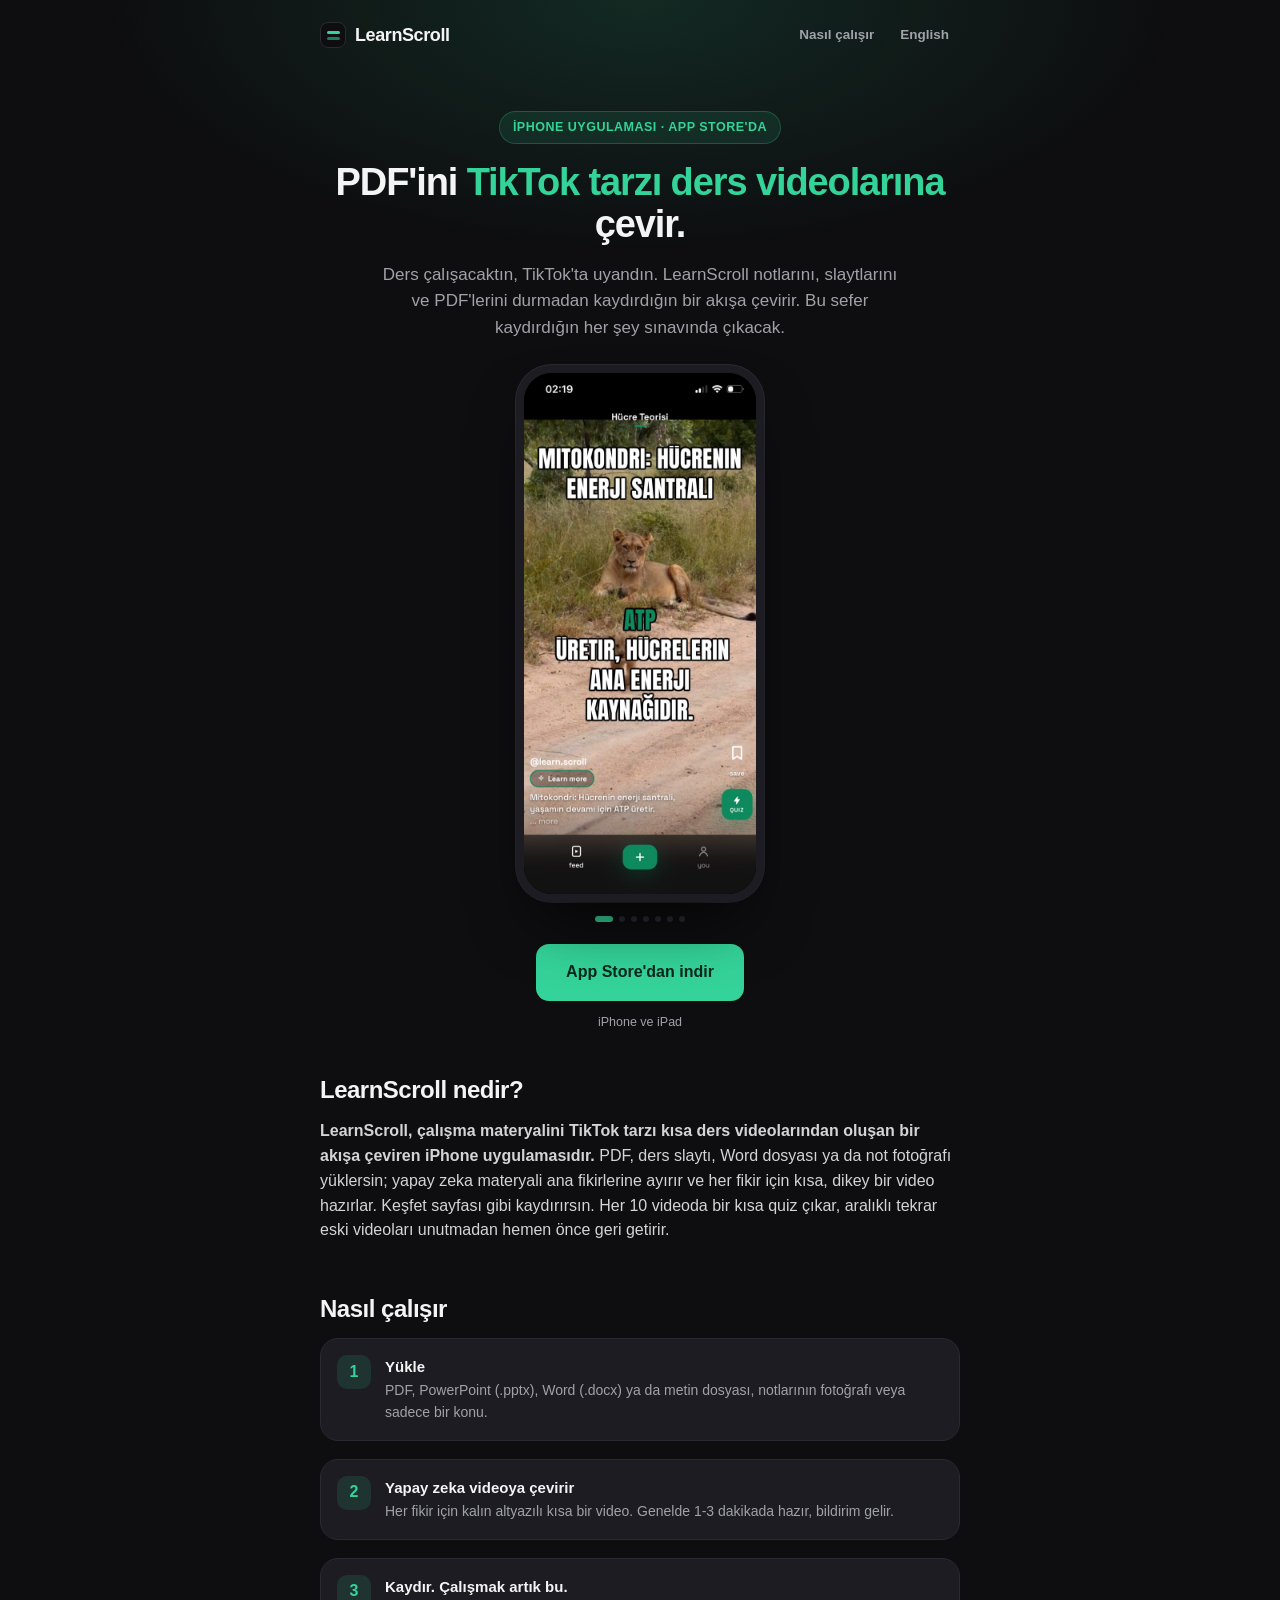
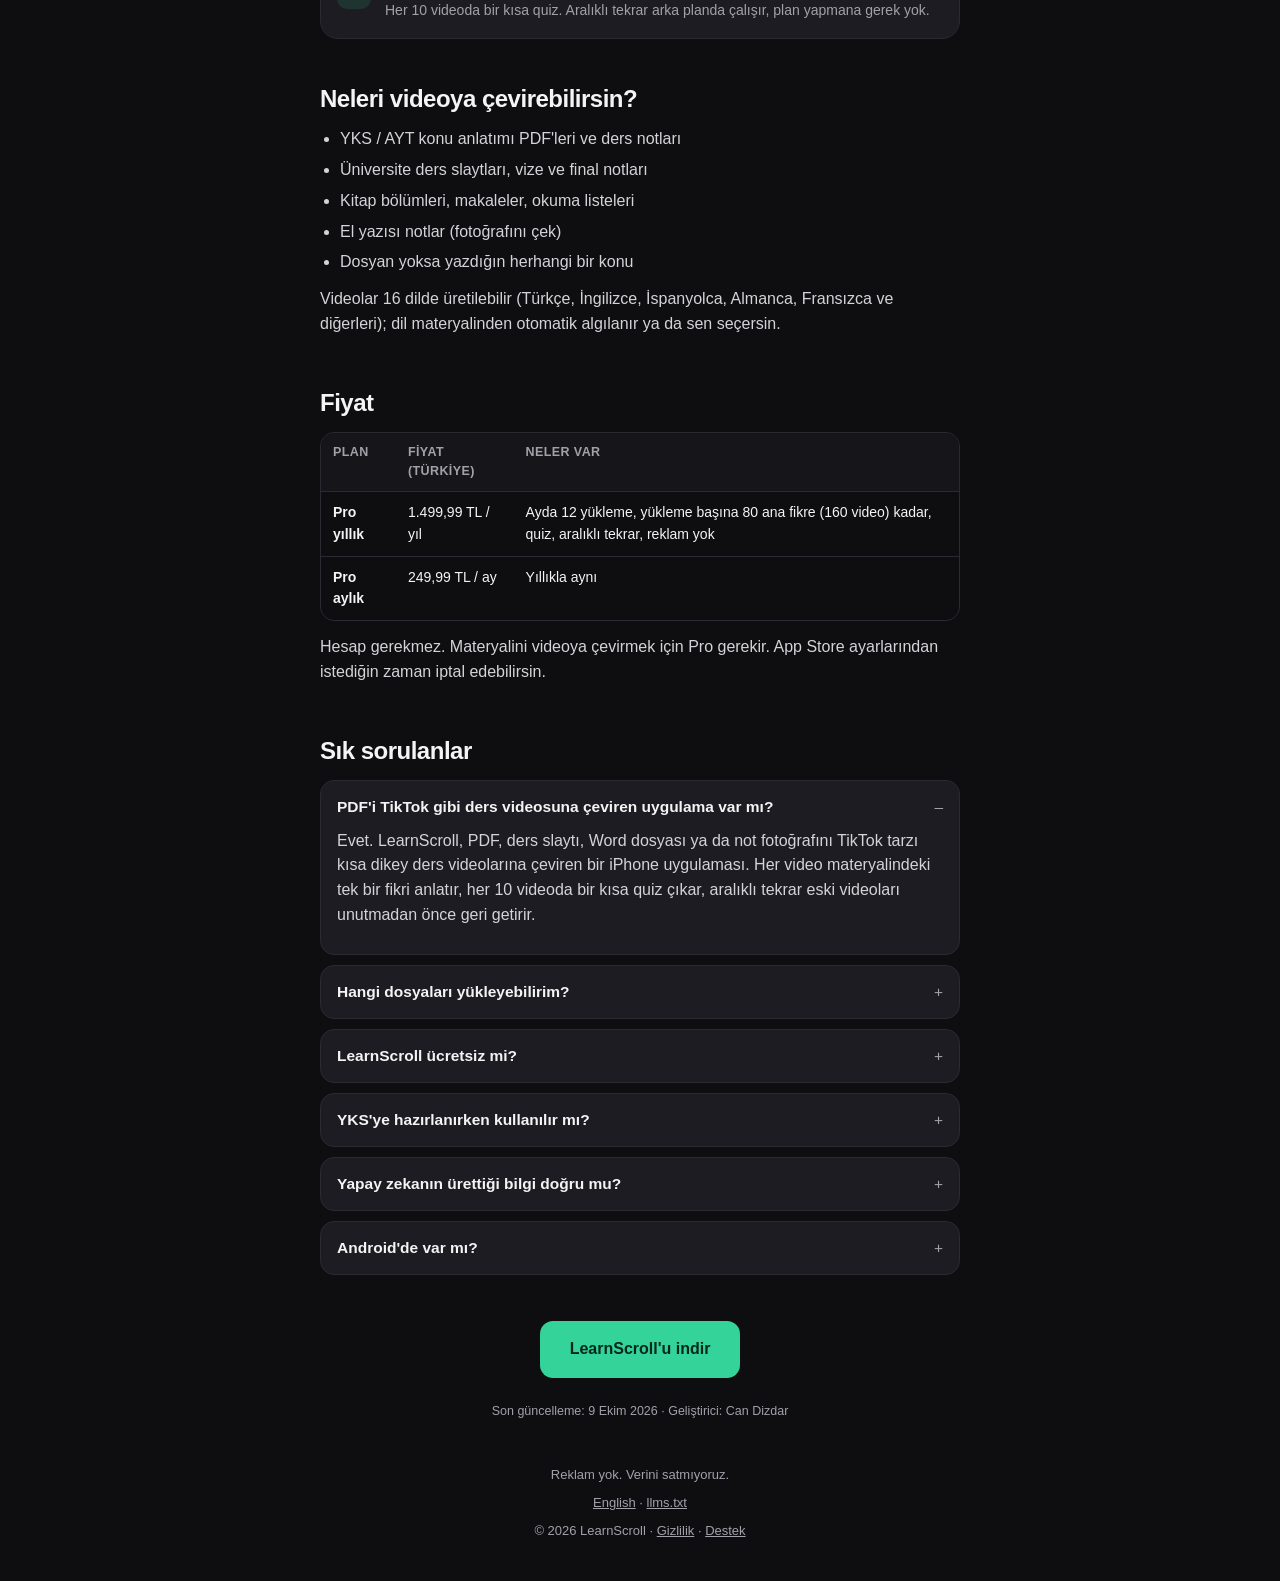
<file: tr/index.html>
<!DOCTYPE html>
<html lang="tr">
<head>
<meta charset="UTF-8" />
<meta name="viewport" content="width=device-width, initial-scale=1.0" />
<title>LearnScroll: PDF'i TikTok tarzı ders videolarına çeviren uygulama</title>
<meta name="description" content="LearnScroll; PDF, ders slaytı, Word dosyası ve not fotoğrafını TikTok tarzı kısa ders videolarına çeviren iPhone uygulaması. Kısa quizler ve aralıklı tekrar dahil. YKS ve üniversite sınavları için." />
<link rel="canonical" href="https://learnscroll.app/tr/" />
<link rel="alternate" hreflang="en" href="https://learnscroll.app/" />
<link rel="alternate" hreflang="tr" href="https://learnscroll.app/tr/" />
<link rel="alternate" hreflang="x-default" href="https://learnscroll.app/" />
<meta name="apple-itunes-app" content="app-id=6774384463" />
<meta property="og:site_name" content="LearnScroll" />
<meta property="og:locale" content="tr_TR" />
<meta property="og:title" content="LearnScroll: PDF'ini TikTok tarzı ders videolarına çevir" />
<meta property="og:description" content="Notlarını, slaytlarını ya da PDF'ini yükle; kaydırdığın kısa ders videolarına dönüşsün. Quiz ve aralıklı tekrar dahil." />
<meta property="og:type" content="website" />
<meta property="og:url" content="https://learnscroll.app/tr/" />
<meta property="og:image" content="https://learnscroll.app/shots-tr/tr1.jpg" />
<meta name="twitter:card" content="summary_large_image" />
<link rel="icon" href="data:image/svg+xml,<svg xmlns='http://www.w3.org/2000/svg' viewBox='0 0 100 100'><rect width='100' height='100' rx='22' fill='%230E0E10'/><rect x='24' y='30' width='52' height='14' rx='5' fill='%2334D399'/><rect x='24' y='52' width='52' height='14' rx='5' fill='%2334D399' opacity='0.55'/></svg>" />
<link rel="stylesheet" href="/assets/site.css" />
<script type="application/ld+json">
{
  "@context": "https://schema.org",
  "@graph": [
    {
      "@type": "MobileApplication",
      "@id": "https://learnscroll.app/#app",
      "name": "LearnScroll: Not Kaydır",
      "alternateName": ["LearnScroll", "LearnScroll: Study Shorts"],
      "description": "PDF, ders slaytı, Word dosyası, not fotoğrafı ya da yazılan bir konuyu TikTok tarzı kısa ders videolarına çeviren iPhone uygulaması. Her 10 videoda bir quiz ve aralıklı tekrar.",
      "operatingSystem": "iOS 16.4 veya üstü",
      "applicationCategory": "EducationalApplication",
      "inLanguage": ["tr", "en"],
      "url": "https://learnscroll.app/tr/",
      "downloadUrl": "https://apps.apple.com/tr/app/id6774384463",
      "offers": [
        { "@type": "Offer", "name": "LearnScroll Pro (aylık)", "price": "249.99", "priceCurrency": "TRY", "category": "subscription" },
        { "@type": "Offer", "name": "LearnScroll Pro (yıllık)", "price": "1499.99", "priceCurrency": "TRY", "category": "subscription" }
      ],
      "author": { "@type": "Person", "name": "Can Dizdar" }
    },
    {
      "@type": "FAQPage",
      "mainEntity": [
        { "@type": "Question", "name": "PDF'i TikTok gibi ders videosuna çeviren uygulama var mı?",
          "acceptedAnswer": { "@type": "Answer", "text": "Evet. LearnScroll, PDF, ders slaytı, Word dosyası ya da not fotoğrafını TikTok tarzı kısa dikey ders videolarına çeviren bir iPhone uygulaması. Her video materyalindeki tek bir fikri anlatır, her 10 videoda bir kısa quiz çıkar, aralıklı tekrar eski videoları unutmadan önce geri getirir." } },
        { "@type": "Question", "name": "Hangi dosyaları yükleyebilirim?",
          "acceptedAnswer": { "@type": "Answer", "text": "PDF, PowerPoint (.pptx), Word (.docx) ve metin dosyaları; kameradan ya da galeriden basılı veya el yazısı not fotoğrafları. Dosyan yoksa bir konu yazman yeterli." } },
        { "@type": "Question", "name": "LearnScroll ücretsiz mi?",
          "acceptedAnswer": { "@type": "Answer", "text": "Video üretmek için LearnScroll Pro gerekir: Türkiye App Store'da aylık 249,99 TL veya yıllık 1.499,99 TL. Reklam yok." } },
        { "@type": "Question", "name": "YKS'ye hazırlanırken kullanılır mı?",
          "acceptedAnswer": { "@type": "Answer", "text": "Evet. Konu anlatımı PDF'lerini, ders notlarını ya da kitap bölümlerini yükleyip Türkçe video akışına çevirebilirsin. Sözel konular ve ezber gerektiren bilgiler için en iyi sonucu verir." } },
        { "@type": "Question", "name": "Android'de var mı?",
          "acceptedAnswer": { "@type": "Answer", "text": "Henüz yok. LearnScroll iPhone (iOS 16.4 ve üstü) için App Store'da, iPad'de de çalışır." } }
      ]
    }
  ]
}
</script>
</head>
<body>
<div class="glow"></div>
<header class="top">
  <a class="brand" href="/tr/"><span class="logo"><span></span><span></span></span> LearnScroll</a>
  <nav class="links" aria-label="Site">
    <a href="#nasil">Nasıl çalışır</a>
    <a href="/?lang=en" hreflang="en" lang="en">English</a>
  </nav>
</header>

<main class="wrap">
  <div class="hero">
    <span class="eyebrow">iPhone uygulaması · App Store'da</span>
    <h1>PDF'ini <span class="hl">TikTok tarzı ders videolarına</span> çevir.</h1>
    <p class="sub">Ders çalışacaktın, TikTok'ta uyandın. LearnScroll notlarını, slaytlarını ve PDF'lerini durmadan kaydırdığın bir akışa çevirir. Bu sefer kaydırdığın her şey sınavında çıkacak.</p>

    <div class="phone" aria-label="LearnScroll uygulama önizlemesi">
      <div class="notch"></div>
      <img class="shot on" id="layerA" src="/shots-tr/tr1.jpg" alt="LearnScroll akışı: yüklenen bir PDF'ten üretilmiş kısa ders videosu" width="600" height="1298" />
      <img class="shot" id="layerB" src="/shots-tr/tr2.jpg" alt="" aria-hidden="true" width="600" height="1298" />
    </div>
    <div class="dots" id="dots" aria-hidden="true"></div>

    <a class="dlbtn" href="https://apps.apple.com/app/apple-store/id6774384463?pt=128611864&amp;mt=8&amp;ct=landing_tr">App Store'dan indir</a>
    <p class="note">iPhone ve iPad</p>
  </div>

  <section class="block">
    <h2>LearnScroll nedir?</h2>
    <p><strong>LearnScroll, çalışma materyalini TikTok tarzı kısa ders videolarından oluşan bir akışa çeviren iPhone uygulamasıdır.</strong> PDF, ders slaytı, Word dosyası ya da not fotoğrafı yüklersin; yapay zeka materyali ana fikirlerine ayırır ve her fikir için kısa, dikey bir video hazırlar. Keşfet sayfası gibi kaydırırsın. Her 10 videoda bir kısa quiz çıkar, aralıklı tekrar eski videoları unutmadan hemen önce geri getirir.</p>
  </section>

  <section class="block" id="nasil">
    <h2>Nasıl çalışır</h2>
    <ol class="steps">
      <li class="step"><div class="n">1</div><div><div class="t">Yükle</div><div class="d">PDF, PowerPoint (.pptx), Word (.docx) ya da metin dosyası, notlarının fotoğrafı veya sadece bir konu.</div></div></li>
      <li class="step"><div class="n">2</div><div><div class="t">Yapay zeka videoya çevirir</div><div class="d">Her fikir için kalın altyazılı kısa bir video. Genelde 1-3 dakikada hazır, bildirim gelir.</div></div></li>
      <li class="step"><div class="n">3</div><div><div class="t">Kaydır. Çalışmak artık bu.</div><div class="d">Her 10 videoda bir kısa quiz. Aralıklı tekrar arka planda çalışır, plan yapmana gerek yok.</div></div></li>
    </ol>
  </section>

  <section class="block">
    <h2>Neleri videoya çevirebilirsin?</h2>
    <ul>
      <li>YKS / AYT konu anlatımı PDF'leri ve ders notları</li>
      <li>Üniversite ders slaytları, vize ve final notları</li>
      <li>Kitap bölümleri, makaleler, okuma listeleri</li>
      <li>El yazısı notlar (fotoğrafını çek)</li>
      <li>Dosyan yoksa yazdığın herhangi bir konu</li>
    </ul>
    <p>Videolar 16 dilde üretilebilir (Türkçe, İngilizce, İspanyolca, Almanca, Fransızca ve diğerleri); dil materyalinden otomatik algılanır ya da sen seçersin.</p>
  </section>

  <section class="block">
    <h2>Fiyat</h2>
    <div class="tablewrap"><table>
      <thead><tr><th>Plan</th><th>Fiyat (Türkiye)</th><th>Neler var</th></tr></thead>
      <tbody>
        <tr><td class="us">Pro yıllık</td><td>1.499,99 TL / yıl</td><td>Ayda 12 yükleme, yükleme başına 80 ana fikre (160 video) kadar, quiz, aralıklı tekrar, reklam yok</td></tr>
        <tr><td class="us">Pro aylık</td><td>249,99 TL / ay</td><td>Yıllıkla aynı</td></tr>
      </tbody>
    </table></div>
    <p>Hesap gerekmez. Materyalini videoya çevirmek için Pro gerekir. App Store ayarlarından istediğin zaman iptal edebilirsin.</p>
  </section>

  <section class="block">
    <h2>Sık sorulanlar</h2>
    <details open><summary>PDF'i TikTok gibi ders videosuna çeviren uygulama var mı?</summary>
      <p>Evet. LearnScroll, PDF, ders slaytı, Word dosyası ya da not fotoğrafını TikTok tarzı kısa dikey ders videolarına çeviren bir iPhone uygulaması. Her video materyalindeki tek bir fikri anlatır, her 10 videoda bir kısa quiz çıkar, aralıklı tekrar eski videoları unutmadan önce geri getirir.</p></details>
    <details><summary>Hangi dosyaları yükleyebilirim?</summary>
      <p>PDF, PowerPoint (.pptx), Word (.docx) ve metin dosyaları; kameradan ya da galeriden basılı veya el yazısı not fotoğrafları. Dosyan yoksa bir konu yazman yeterli.</p></details>
    <details><summary>LearnScroll ücretsiz mi?</summary>
      <p>Video üretmek için LearnScroll Pro gerekir: aylık 249,99 TL veya yıllık 1.499,99 TL. Reklam yok.</p></details>
    <details><summary>YKS'ye hazırlanırken kullanılır mı?</summary>
      <p>Evet. Konu anlatımı PDF'lerini, ders notlarını ya da kitap bölümlerini yükleyip Türkçe video akışına çevirebilirsin. Sözel konular ve ezber gerektiren bilgiler için en iyi sonucu verir.</p></details>
    <details><summary>Yapay zekanın ürettiği bilgi doğru mu?</summary>
      <p>Videolar genel bilgiden değil senin materyalinden yazılır, bu yüzden sınavda çıkacak olana yakın kalır. Yine de yapay zeka hata yapabilir; önemli bilgileri notlarınla karşılaştır.</p></details>
    <details><summary>Android'de var mı?</summary>
      <p>Henüz yok. LearnScroll iPhone (iOS 16.4 ve üstü) için App Store'da, iPad'de de çalışır.</p></details>
  </section>

  <div class="cta">
    <a class="dlbtn" href="https://apps.apple.com/app/apple-store/id6774384463?pt=128611864&amp;mt=8&amp;ct=landing_tr">LearnScroll'u indir</a>
    <p class="meta">Son güncelleme: 9 Ekim 2026 · Geliştirici: Can Dizdar</p>
  </div>
</main>

<footer>
  <div>Reklam yok. Verini satmıyoruz.</div>
  <div class="row"><a href="/?lang=en">English</a> · <a href="/llms.txt">llms.txt</a></div>
  <div class="row">© 2026 LearnScroll · <a href="https://candizdar.github.io/learnscroll-legal/privacy.html">Gizlilik</a> · <a href="https://candizdar.github.io/learnscroll-legal/support.html">Destek</a></div>
</footer>

<script>
  (function(){
    const set=["/shots-tr/tr1.jpg","/shots-tr/tr2.jpg","/shots-tr/tr3.jpg","/shots-tr/tr4.jpg","/shots-tr/tr5.jpg","/shots-tr/tr6.jpg","/shots-tr/tr7.jpg"];
    const dotsBox=document.getElementById("dots");
    let front=document.getElementById("layerA"), back=document.getElementById("layerB"), i=0;
    set.forEach((s,k)=>{ const im=new Image(); im.src=s; const d=document.createElement("i"); if(k===0)d.classList.add("on"); dotsBox.appendChild(d); });
    const dots=[...dotsBox.children];
    setInterval(()=>{
      i=(i+1)%set.length; back.src=set[i]; back.classList.add("on"); front.classList.remove("on");
      const t=front; front=back; back=t; dots.forEach((d,k)=>d.classList.toggle("on",k===i));
    },2800);
  })();
</script>
</body>
</html>
</file>
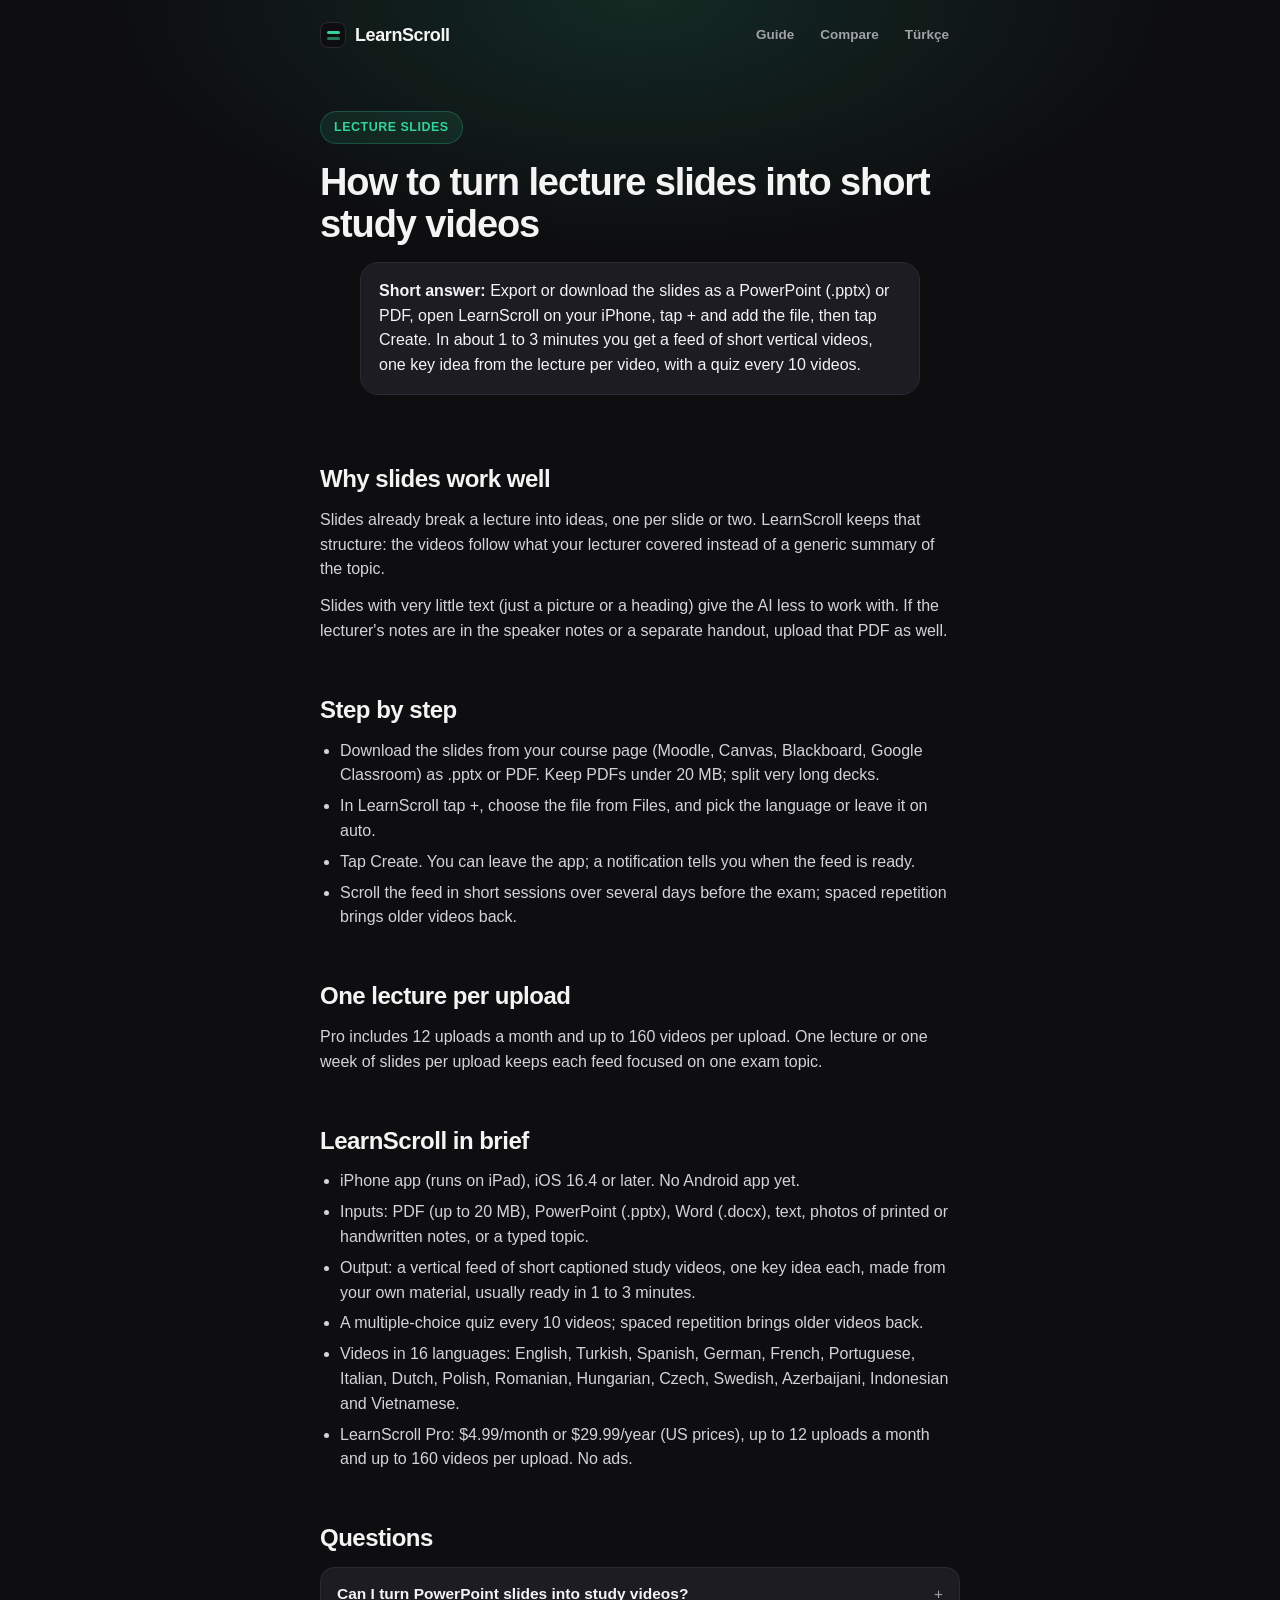
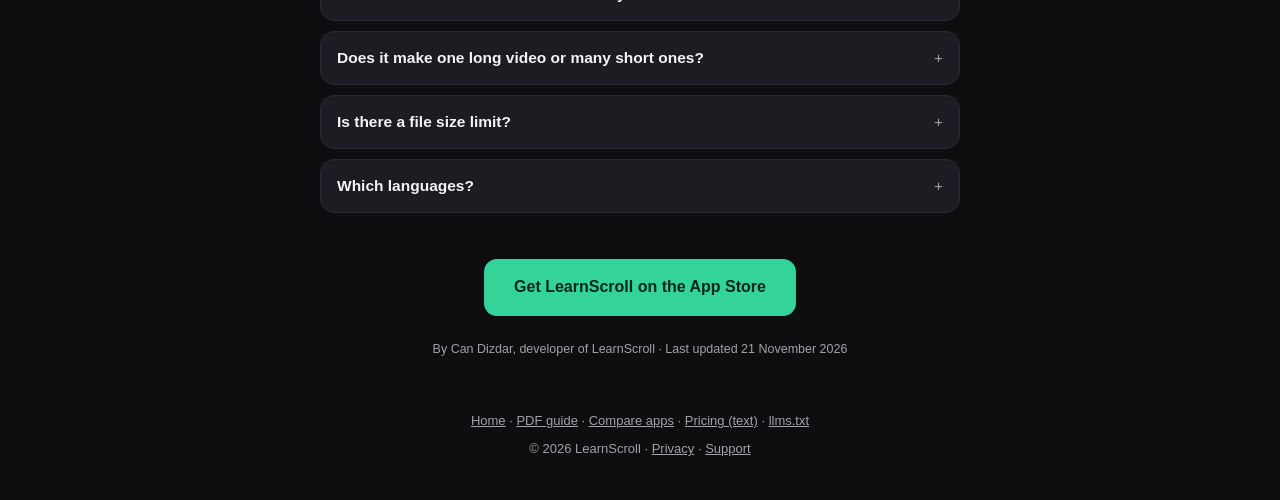
<file: turn-lecture-slides-into-videos/index.html>
<!DOCTYPE html>
<html lang="en">
<head>
<meta charset="UTF-8" />
<meta name="viewport" content="width=device-width, initial-scale=1.0" />
<title>Turn lecture slides (PowerPoint or PDF) into short study videos | LearnScroll</title>
<meta name="description" content="Upload lecture slides as a PowerPoint (.pptx) or PDF and LearnScroll turns them into a TikTok-style feed of short study videos with quizzes and spaced repetition on iPhone." />
<link rel="canonical" href="https://learnscroll.app/turn-lecture-slides-into-videos/" />
<meta name="apple-itunes-app" content="app-id=6774384463" />
<meta property="og:title" content="Turn lecture slides (PowerPoint or PDF) into short study videos" />
<meta property="og:description" content="Upload lecture slides as a PowerPoint (.pptx) or PDF and LearnScroll turns them into a TikTok-style feed of short study videos with quizzes and spaced repetition on iPhone." />
<meta property="og:type" content="article" />
<meta property="og:url" content="https://learnscroll.app/turn-lecture-slides-into-videos/" />
<meta property="og:image" content="https://learnscroll.app/shots/shot3.jpg" />
<link rel="icon" href="data:image/svg+xml,<svg xmlns='http://www.w3.org/2000/svg' viewBox='0 0 100 100'><rect width='100' height='100' rx='22' fill='%230E0E10'/><rect x='24' y='30' width='52' height='14' rx='5' fill='%2334D399'/><rect x='24' y='52' width='52' height='14' rx='5' fill='%2334D399' opacity='0.55'/></svg>" />
<link rel="stylesheet" href="/assets/site.css" />
<script type="application/ld+json">
{
 "@context": "https://schema.org",
 "@graph": [
  {
   "@type": "FAQPage",
   "mainEntity": [
    {
     "@type": "Question",
     "name": "Can I turn PowerPoint slides into study videos?",
     "acceptedAnswer": {
      "@type": "Answer",
      "text": "Yes. LearnScroll accepts .pptx and PDF slides and turns them into a feed of short vertical study videos with quizzes, usually in 1 to 3 minutes."
     }
    },
    {
     "@type": "Question",
     "name": "Does it make one long video or many short ones?",
     "acceptedAnswer": {
      "@type": "Answer",
      "text": "Many short ones: one key idea per video, like a TikTok feed, plus a quiz every 10 videos."
     }
    },
    {
     "@type": "Question",
     "name": "Is there a file size limit?",
     "acceptedAnswer": {
      "@type": "Answer",
      "text": "PDFs can be up to 20 MB. Split longer decks into parts."
     }
    },
    {
     "@type": "Question",
     "name": "Which languages?",
     "acceptedAnswer": {
      "@type": "Answer",
      "text": "Videos can be made in 16 languages: English, Turkish, Spanish, German, French, Portuguese, Italian, Dutch, Polish, Romanian, Hungarian, Czech, Swedish, Azerbaijani, Indonesian and Vietnamese."
     }
    }
   ]
  },
  {
   "@type": "Article",
   "headline": "How to turn lecture slides into short study videos",
   "datePublished": "2026-11-21",
   "dateModified": "2026-11-21",
   "author": {
    "@type": "Person",
    "name": "Can Dizdar",
    "url": "https://learnscroll.app/"
   },
   "publisher": {
    "@type": "Organization",
    "name": "LearnScroll",
    "url": "https://learnscroll.app/"
   },
   "mainEntityOfPage": "https://learnscroll.app/turn-lecture-slides-into-videos/"
  },
  {
   "@type": "MobileApplication",
   "name": "LearnScroll: Study Shorts",
   "operatingSystem": "iOS 16.4 or later",
   "applicationCategory": "EducationalApplication",
   "url": "https://apps.apple.com/us/app/learnscroll-study-shorts/id6774384463",
   "offers": {
    "@type": "Offer",
    "price": "4.99",
    "priceCurrency": "USD"
   }
  }
 ]
}
</script>
</head>
<body>
<div class="glow"></div>
<header class="top">
  <a class="brand" href="/"><span class="logo"><span></span><span></span></span> LearnScroll</a>
  <nav class="links" aria-label="Site">
    <a href="/how-to-turn-pdf-into-study-videos/">Guide</a>
    <a href="/compare/">Compare</a>
    <a href="/tr/" hreflang="tr" lang="tr">Türkçe</a>
  </nav>
</header>

<main class="wrap">
  <article>
    <div class="hero" style="text-align:left">
      <span class="eyebrow">Lecture slides</span>
      <h1>How to turn lecture slides into short study videos</h1>
      <p class="lede"><strong>Short answer:</strong> Export or download the slides as a PowerPoint (.pptx) or PDF, open LearnScroll on your iPhone, tap + and add the file, then tap Create. In about 1 to 3 minutes you get a feed of short vertical videos, one key idea from the lecture per video, with a quiz every 10 videos.</p>
    </div>

    <section class="block">
      <h2>Why slides work well</h2>
      <p>Slides already break a lecture into ideas, one per slide or two. LearnScroll keeps that structure: the videos follow what your lecturer covered instead of a generic summary of the topic.</p><p>Slides with very little text (just a picture or a heading) give the AI less to work with. If the lecturer's notes are in the speaker notes or a separate handout, upload that PDF as well.</p>
    </section>

    <section class="block">
      <h2>Step by step</h2>
      <ul><li>Download the slides from your course page (Moodle, Canvas, Blackboard, Google Classroom) as .pptx or PDF. Keep PDFs under 20 MB; split very long decks.</li><li>In LearnScroll tap +, choose the file from Files, and pick the language or leave it on auto.</li><li>Tap Create. You can leave the app; a notification tells you when the feed is ready.</li><li>Scroll the feed in short sessions over several days before the exam; spaced repetition brings older videos back.</li></ul>
    </section>

    <section class="block">
      <h2>One lecture per upload</h2>
      <p>Pro includes 12 uploads a month and up to 160 videos per upload. One lecture or one week of slides per upload keeps each feed focused on one exam topic.</p>
    </section>

    <section class="block">
      <h2>LearnScroll in brief</h2>
      <ul><li>iPhone app (runs on iPad), iOS 16.4 or later. No Android app yet.</li><li>Inputs: PDF (up to 20 MB), PowerPoint (.pptx), Word (.docx), text, photos of printed or handwritten notes, or a typed topic.</li><li>Output: a vertical feed of short captioned study videos, one key idea each, made from your own material, usually ready in 1 to 3 minutes.</li><li>A multiple-choice quiz every 10 videos; spaced repetition brings older videos back.</li><li>Videos in 16 languages: English, Turkish, Spanish, German, French, Portuguese, Italian, Dutch, Polish, Romanian, Hungarian, Czech, Swedish, Azerbaijani, Indonesian and Vietnamese.</li><li>LearnScroll Pro: $4.99/month or $29.99/year (US prices), up to 12 uploads a month and up to 160 videos per upload. No ads.</li></ul>
    </section>

    <section class="block">
      <h2>Questions</h2>
      <details><summary>Can I turn PowerPoint slides into study videos?</summary><p>Yes. LearnScroll accepts .pptx and PDF slides and turns them into a feed of short vertical study videos with quizzes, usually in 1 to 3 minutes.</p></details>
      <details><summary>Does it make one long video or many short ones?</summary><p>Many short ones: one key idea per video, like a TikTok feed, plus a quiz every 10 videos.</p></details>
      <details><summary>Is there a file size limit?</summary><p>PDFs can be up to 20 MB. Split longer decks into parts.</p></details>
      <details><summary>Which languages?</summary><p>Videos can be made in 16 languages: English, Turkish, Spanish, German, French, Portuguese, Italian, Dutch, Polish, Romanian, Hungarian, Czech, Swedish, Azerbaijani, Indonesian and Vietnamese.</p></details>
    </section>

    <div class="cta">
      <a class="dlbtn" href="https://apps.apple.com/app/apple-store/id6774384463?pt=128611864&amp;mt=8&amp;ct=landing_turn-lecture-slides-into-videos">Get LearnScroll on the App Store</a>
      <p class="meta">By Can Dizdar, developer of LearnScroll · Last updated 21 November 2026</p>
    </div>
  </article>
</main>

<footer>
  <div class="row"><a href="/">Home</a> · <a href="/how-to-turn-pdf-into-study-videos/">PDF guide</a> · <a href="/compare/">Compare apps</a> · <a href="/pricing.md">Pricing (text)</a> · <a href="/llms.txt">llms.txt</a></div>
  <div class="row">© 2026 LearnScroll · <a href="https://candizdar.github.io/learnscroll-legal/privacy.html">Privacy</a> · <a href="https://candizdar.github.io/learnscroll-legal/support.html">Support</a></div>
</footer>
</body>
</html>
</file>
<file: assets/site.css>
:root{
  --bg:#0E0E10; --bg-soft:#16161A; --card:#1C1C22; --line:#2A2A33;
  --text:#F4F4F5; --muted:#A1A1AA; --accent:#34D399;
  --radius:18px; --maxw:680px;
}
*{box-sizing:border-box;margin:0;padding:0}
html{-webkit-text-size-adjust:100%}
body{
  font-family:-apple-system,BlinkMacSystemFont,"Segoe UI",Inter,Roboto,sans-serif;
  background:var(--bg); color:var(--text); line-height:1.55;
  -webkit-font-smoothing:antialiased; overflow-x:hidden;
}
a{color:var(--accent)}
.wrap{max-width:var(--maxw);margin:0 auto;padding:0 20px}
.glow{position:fixed;inset:0;z-index:0;pointer-events:none;
  background:radial-gradient(60% 40% at 50% 0%, rgba(52,211,153,0.14), transparent 70%);}
header.top{position:relative;z-index:2;display:flex;align-items:center;justify-content:space-between;gap:12px;padding:18px 20px;max-width:var(--maxw);margin:0 auto}
.brand{display:flex;align-items:center;gap:9px;font-weight:800;letter-spacing:-0.4px;font-size:18px;color:var(--text);text-decoration:none}
.logo{width:26px;height:26px;border-radius:8px;background:#0E0E10;border:1px solid var(--line);display:flex;flex-direction:column;gap:3px;align-items:center;justify-content:center}
.logo span{width:13px;height:3px;border-radius:2px;background:var(--accent)}
.logo span:nth-child(2){opacity:.55}
nav.links{display:flex;gap:4px;flex-wrap:wrap;justify-content:flex-end}
nav.links a{color:var(--muted);text-decoration:none;font-size:13.5px;font-weight:600;padding:6px 10px;border-radius:999px;border:1px solid transparent}
nav.links a:hover,nav.links a[aria-current]{color:var(--text);border-color:var(--line);background:var(--card)}

main{position:relative;z-index:2}
.hero{text-align:center;padding:40px 0 10px}
.eyebrow{display:inline-block;font-size:12.5px;font-weight:700;letter-spacing:.5px;text-transform:uppercase;color:var(--accent);background:rgba(52,211,153,.1);border:1px solid rgba(52,211,153,.25);padding:6px 13px;border-radius:999px;margin-bottom:18px}
h1{font-size:38px;line-height:1.1;font-weight:850;letter-spacing:-1.1px;margin-bottom:16px}
h1 .hl{color:var(--accent)}
.sub{font-size:17px;color:var(--muted);max-width:520px;margin:0 auto 24px}
.lede{font-size:16px;color:var(--text);max-width:560px;margin:0 auto 26px;text-align:left;background:var(--card);border:1px solid var(--line);border-radius:var(--radius);padding:16px 18px}

.phone{position:relative;width:248px;margin:6px auto 14px;aspect-ratio:9/19.5;background:#000;border-radius:36px;border:8px solid #1c1c22;box-shadow:0 34px 64px -22px rgba(0,0,0,.75),0 0 0 1px var(--line);overflow:hidden}
.phone .shot{position:absolute;inset:0;width:100%;height:100%;object-fit:cover;opacity:0;transition:opacity .7s ease}
.phone .shot.on{opacity:1}
.notch{position:absolute;top:9px;left:50%;transform:translateX(-50%);width:78px;height:22px;background:#000;border-radius:14px;z-index:3}
.dots{display:flex;gap:6px;justify-content:center;margin:0 auto 22px}
.dots i{width:6px;height:6px;border-radius:50%;background:var(--line);transition:background .3s,width .3s}
.dots i.on{background:var(--accent);width:18px;border-radius:3px}
.caption{font-size:12px;color:var(--muted);text-align:center;margin:-6px 0 16px}

.dlbtn{display:inline-block;background:var(--accent);color:#06281C;font-weight:800;font-size:16px;padding:16px 30px;border-radius:13px;text-decoration:none}
.note{font-size:12.5px;color:var(--muted);margin-top:12px}
.form{display:flex;gap:8px;max-width:420px;margin:0 auto;flex-wrap:wrap;justify-content:center}
.form input{flex:1;min-width:180px;background:var(--card);border:1px solid var(--line);color:var(--text);padding:14px 16px;border-radius:13px;font-size:15px;outline:none}
.form button{background:var(--accent);color:#06281C;border:none;font-weight:800;font-size:15px;padding:14px 22px;border-radius:13px;cursor:pointer}
@media(max-width:480px){ .form input,.form button{flex:1 1 100%} }
.msg{font-size:14px;font-weight:600;margin-top:14px;min-height:20px}
.msg.ok{color:var(--accent)} .msg.err{color:#f87171}

section.block{padding:34px 0 6px}
section.block h2{font-size:24px;line-height:1.2;letter-spacing:-.5px;margin-bottom:14px}
section.block h3{font-size:17px;margin:18px 0 6px}
section.block p{color:#D4D4D8;margin-bottom:12px}
section.block ul,section.block ol{margin:0 0 12px 20px;color:#D4D4D8}
section.block li{margin-bottom:6px}
.steps{display:flex;flex-direction:column;gap:12px;list-style:none;margin:0!important}
.step{display:flex;gap:14px;background:var(--card);border:1px solid var(--line);border-radius:var(--radius);padding:16px}
.step .n{flex:0 0 34px;height:34px;border-radius:10px;background:rgba(52,211,153,.12);color:var(--accent);font-weight:800;display:flex;align-items:center;justify-content:center}
.step .t{font-size:15px;font-weight:700;margin-bottom:2px;color:var(--text)}
.step .d{font-size:14px;color:var(--muted)}

.tablewrap{overflow-x:auto;-webkit-overflow-scrolling:touch;border:1px solid var(--line);border-radius:14px;margin:6px 0 14px}
table{border-collapse:collapse;width:100%;font-size:14px;min-width:520px}
th,td{text-align:left;padding:10px 12px;border-bottom:1px solid var(--line);vertical-align:top}
th{background:var(--bg-soft);color:var(--muted);font-weight:700;font-size:12.5px;text-transform:uppercase;letter-spacing:.4px}
tr:last-child td{border-bottom:none}
td.us{color:var(--text);font-weight:700}

details{background:var(--card);border:1px solid var(--line);border-radius:14px;padding:14px 16px;margin-bottom:10px}
details summary{cursor:pointer;font-weight:700;font-size:15.5px;list-style:none}
details summary::-webkit-details-marker{display:none}
details summary::after{content:"+";float:right;color:var(--muted);font-weight:400}
details[open] summary::after{content:"–"}
details p{margin:10px 0 0;color:#D4D4D8}

.meta{font-size:12.5px;color:var(--muted);margin-top:24px}
.cta{text-align:center;padding:30px 0 4px}

footer{position:relative;z-index:2;text-align:center;padding:40px 20px 40px;color:var(--muted);font-size:13px}
footer a{color:var(--muted);text-decoration:underline}
footer .row{margin-top:8px}
@media(max-width:420px){
  header.top{padding:16px}
  .brand{font-size:16px}
  nav.links a{padding:5px 8px;font-size:12.5px}
  h1{font-size:32px}
}
.tablewrap.wide table{min-width:860px}
</file>
